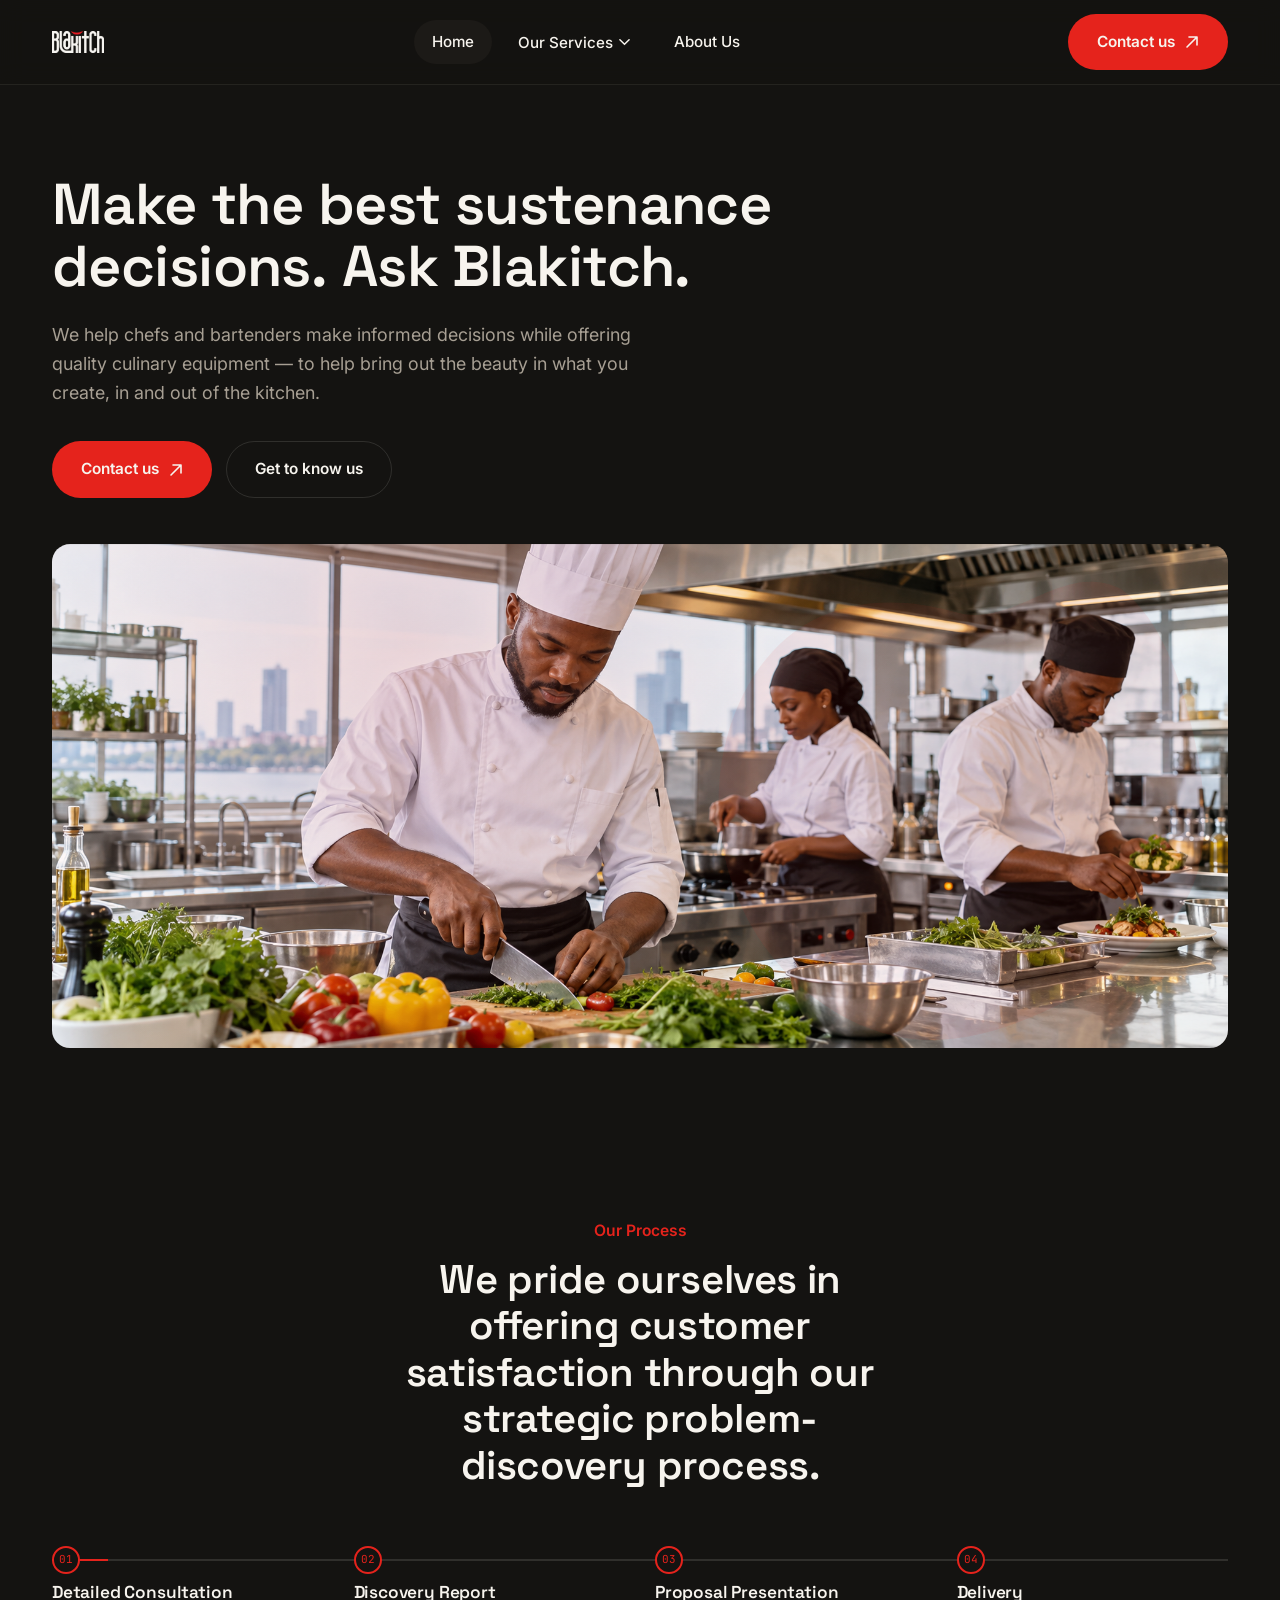
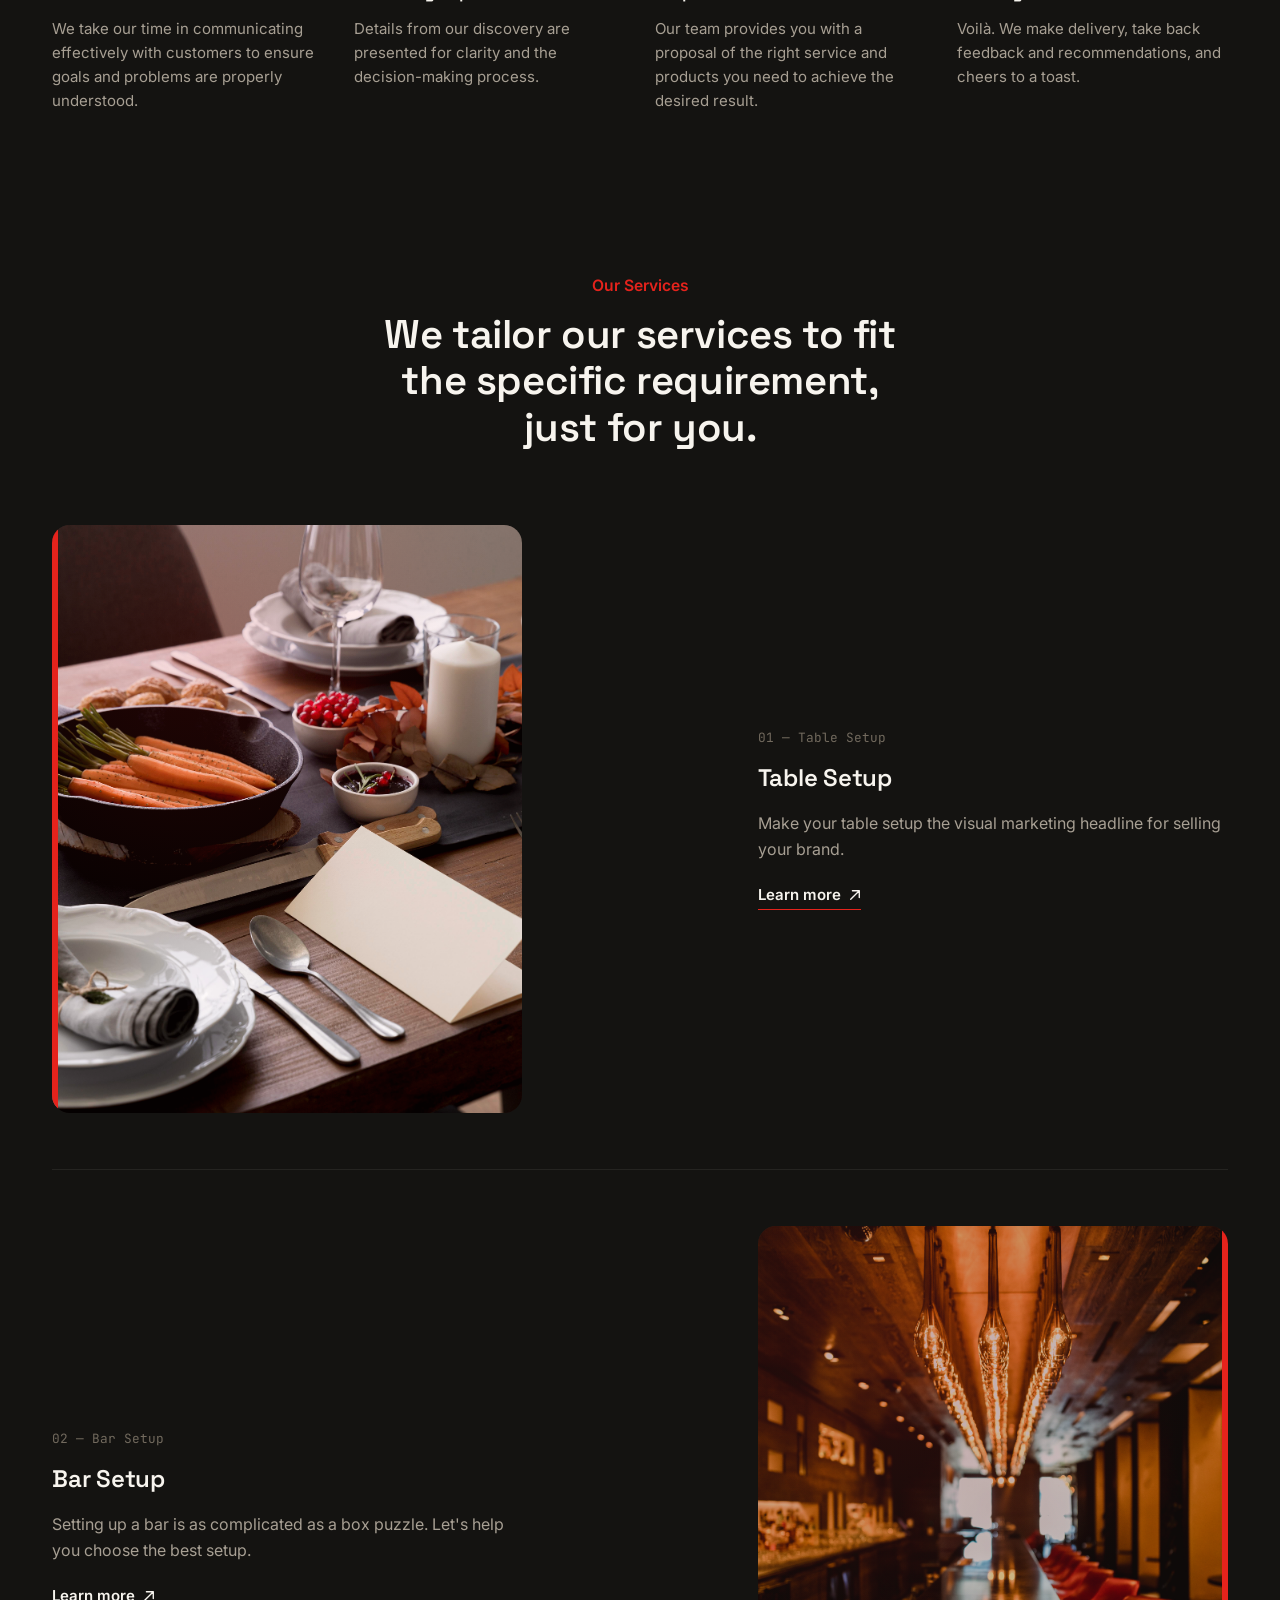
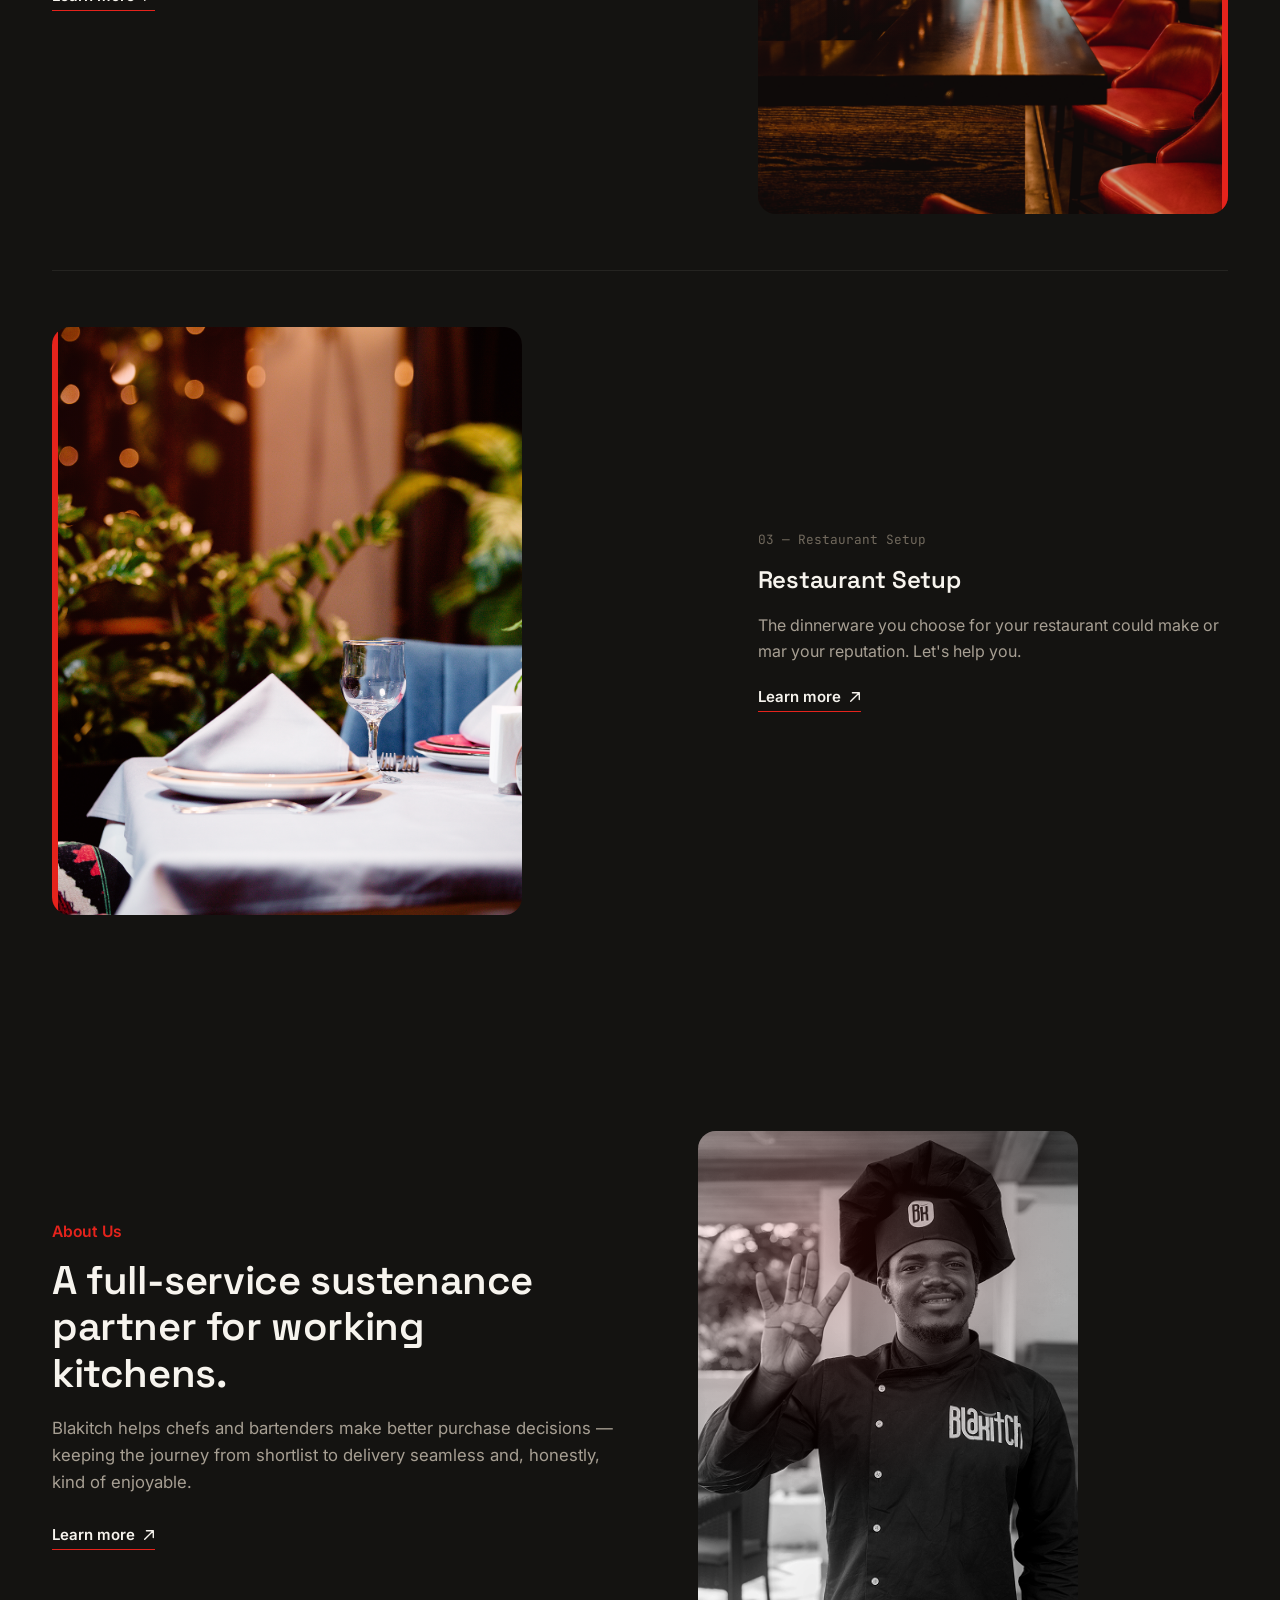
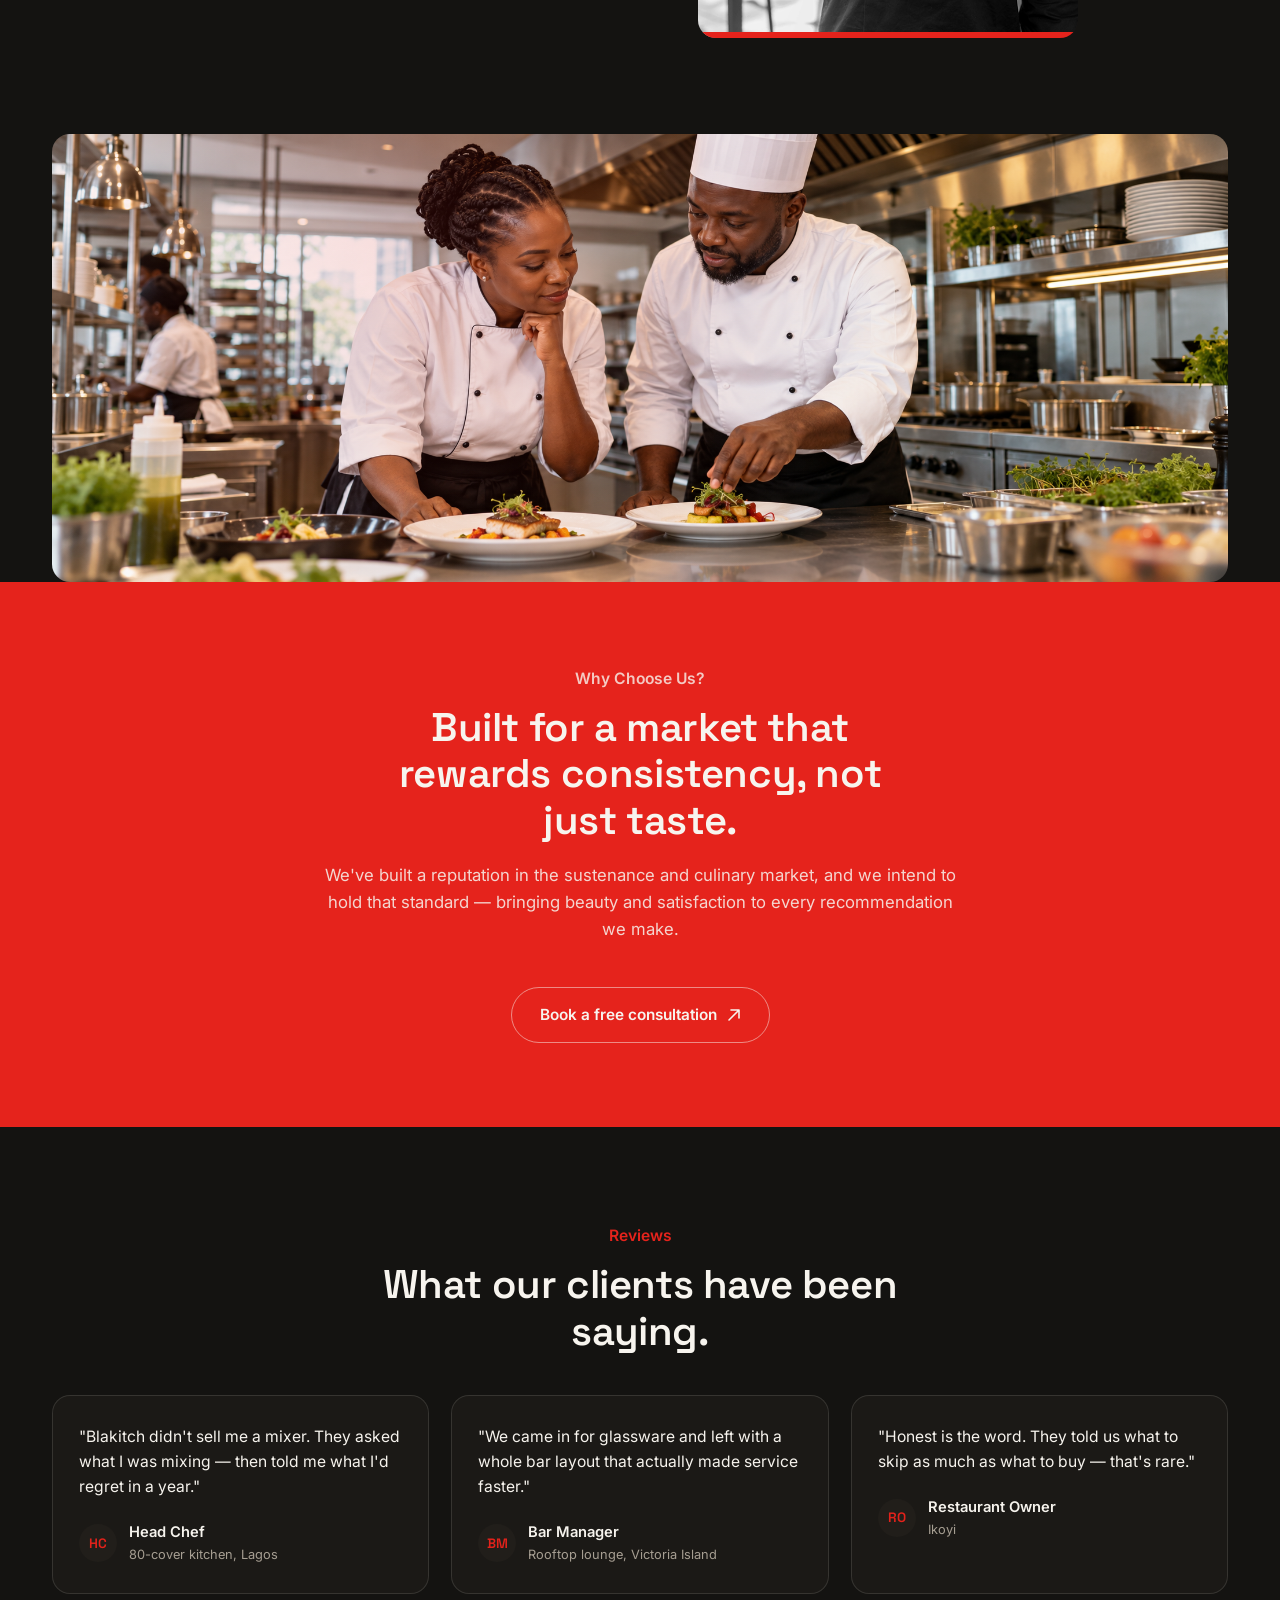
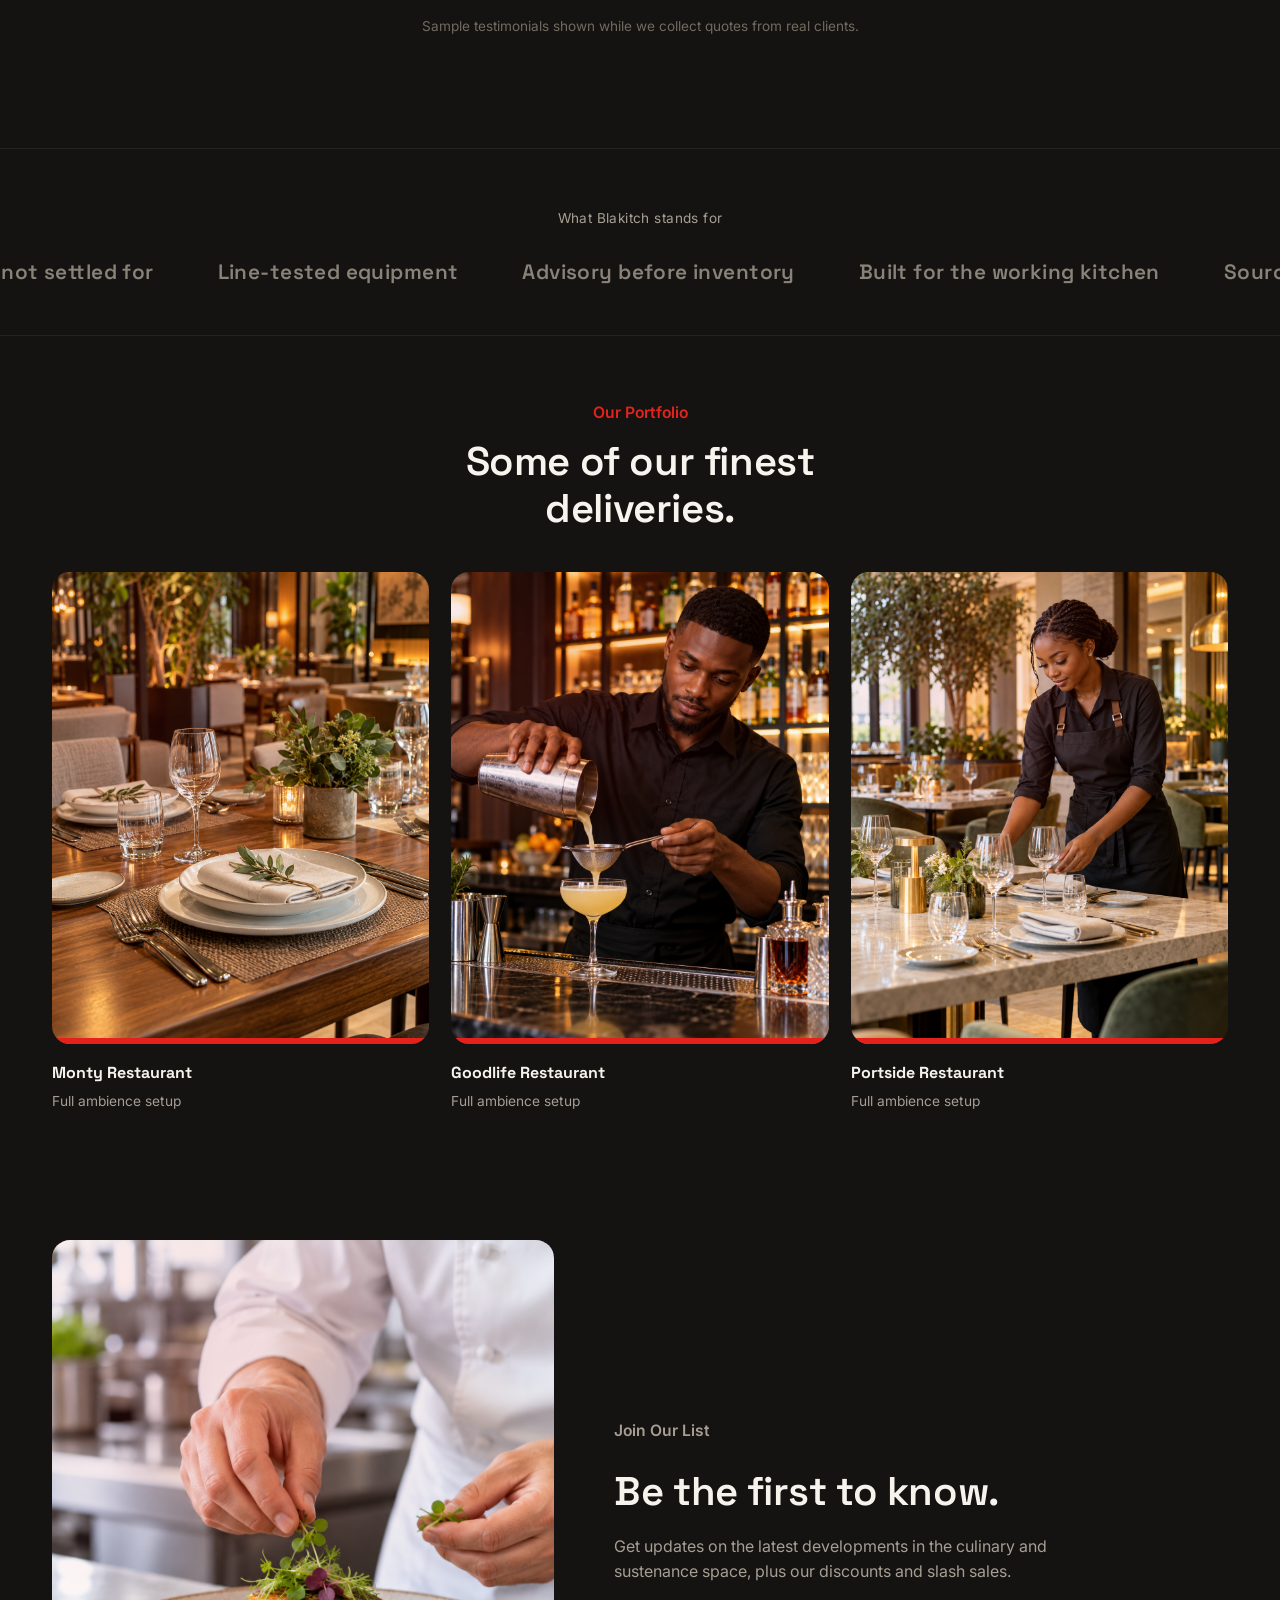
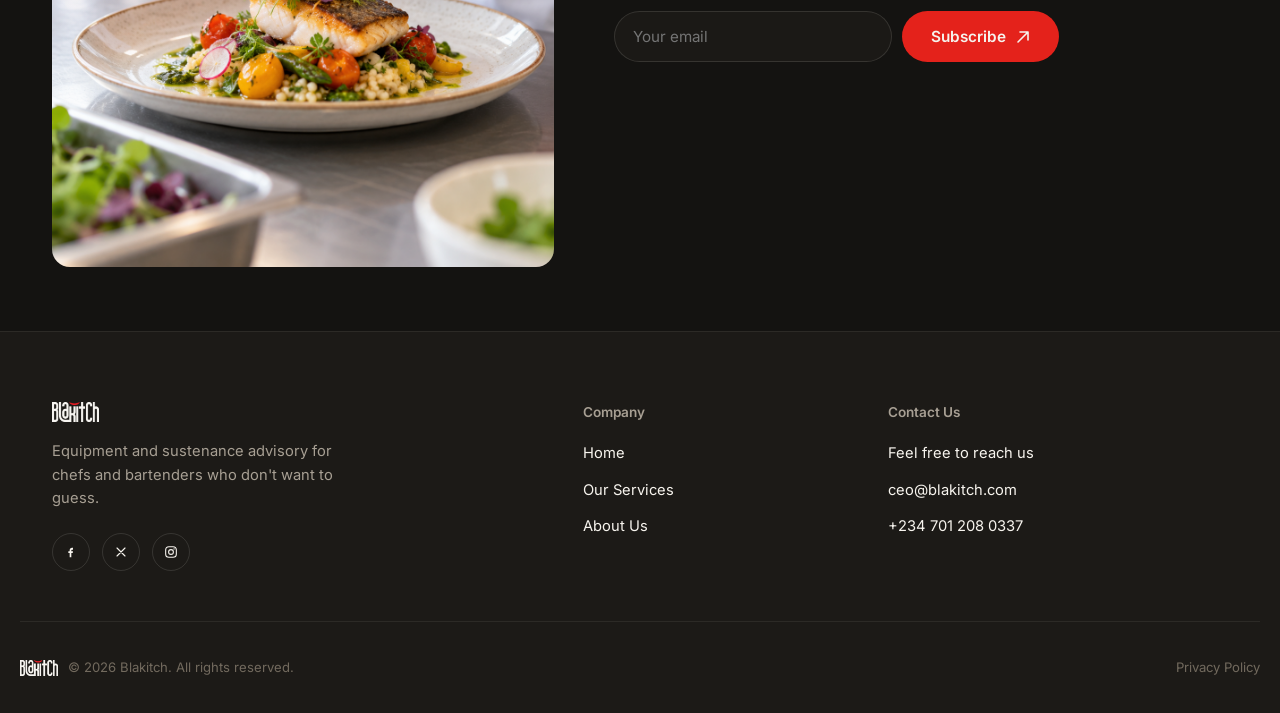
<file: index.html>
<!DOCTYPE html>
<html lang="en">
<head>
<meta charset="UTF-8">
<meta name="viewport" content="width=device-width, initial-scale=1.0">
<title>Blakitch — Make the Best Sustenance Decisions</title>
<meta name="description" content="Blakitch helps chefs and bartenders make informed culinary equipment and sustenance decisions — from the shopping dish to the last tool on the line.">
<link rel="icon" type="image/png" href="assets/blakitch-logo-transparent.png">
<link rel="preconnect" href="https://fonts.googleapis.com">
<link rel="preconnect" href="https://fonts.gstatic.com" crossorigin>
<link href="https://fonts.googleapis.com/css2?family=Space+Grotesk:wght@500;600;700&family=Inter:wght@400;500;600;700&family=JetBrains+Mono:wght@500&display=swap" rel="stylesheet">
<link rel="stylesheet" href="css/styles.css">
</head>
<body>

<!-- ============ HEADER ============ -->
<header class="site-header">
  <div class="wrap header-inner">
    <a href="index.html" class="brand">
      <img src="assets/blakitch-logo-white.png" alt="Blakitch" class="brand-mark">
    </a>

    <nav class="main-nav" aria-label="Primary">
      <a href="index.html" aria-current="page">Home</a>
      <div class="nav-item">
        <button class="dropdown-trigger" aria-expanded="false">
          Our Services
          <svg viewBox="0 0 12 8" fill="none"><path d="M1 1L6 6L11 1" stroke="currentColor" stroke-width="1.6" stroke-linecap="round"/></svg>
        </button>
        <div class="dropdown-panel">
          <a class="dropdown-link" href="services.html#table-setup">
            <span class="dd-icon"><svg viewBox="0 0 80 80"><path d="M24 12 C24 24 34 24 34 34 L34 60" fill="none" stroke="currentColor" stroke-width="5" stroke-linecap="round"/><path d="M46 12 C46 24 56 24 56 34 L56 60" fill="none" stroke="currentColor" stroke-width="5" stroke-linecap="round"/><rect x="24" y="60" width="32" height="10" rx="5" fill="currentColor"/></svg></span>
            <strong>Table Setup</strong>
            <span>The visual headline for your brand</span>
          </a>
          <a class="dropdown-link" href="services.html#bar-setup">
            <span class="dd-icon"><svg viewBox="0 0 80 80"><rect x="34" y="10" width="10" height="34" rx="5" fill="currentColor"/><path d="M39 40 C15 46 15 66 39 72" fill="none" stroke="currentColor" stroke-width="5" stroke-linecap="round"/><path d="M39 40 C63 46 63 66 39 72" fill="none" stroke="currentColor" stroke-width="5" stroke-linecap="round"/></svg></span>
            <strong>Bar Setup</strong>
            <span>Built for a bar that never stops</span>
          </a>
          <a class="dropdown-link" href="services.html#restaurant-setup">
            <span class="dd-icon"><svg viewBox="0 0 80 80"><circle cx="40" cy="46" r="26" fill="none" stroke="currentColor" stroke-width="5"/><rect x="62" y="38" width="16" height="10" rx="5" fill="currentColor"/></svg></span>
            <strong>Restaurant Setup</strong>
            <span>Dinnerware that matches your reputation</span>
          </a>
        </div>
      </div>
      <a href="about.html">About Us</a>
    </nav>

    <div class="header-actions">
      <a href="contact.html" class="btn btn-primary">
        Contact us
        <svg viewBox="0 0 14 14" fill="none"><path d="M2 12L12 2M12 2H4M12 2V10" stroke="currentColor" stroke-width="1.6" stroke-linecap="round" stroke-linejoin="round"/></svg>
      </a>
      <button class="nav-toggle" id="navToggle" aria-label="Open menu" aria-expanded="false">
        <span class="bar"></span><span class="bar"></span><span class="bar"></span>
      </button>
    </div>
  </div>

  <!-- Mobile full-page dropdown -->
</header>

  <div class="mobile-menu" id="mobileMenu">
    <ul class="mobile-menu-links">
      <li><a href="index.html">Home</a></li>
      <li class="mobile-accordion">
        <button class="mobile-accordion-trigger">
          Our Services
          <svg viewBox="0 0 12 8" fill="none"><path d="M1 1L6 6L11 1" stroke="currentColor" stroke-width="1.6" stroke-linecap="round"/></svg>
        </button>
        <div class="mobile-accordion-panel">
          <a href="services.html#table-setup">Table Setup</a>
          <a href="services.html#bar-setup">Bar Setup</a>
          <a href="services.html#restaurant-setup">Restaurant Setup</a>
        </div>
      </li>
      <li><a href="about.html">About Us</a></li>
      <li><a href="contact.html">Contact Us</a></li>
    </ul>
    <div class="mobile-menu-foot">
      <a href="contact.html" class="btn btn-primary btn-block">
        Contact us
        <svg viewBox="0 0 14 14" fill="none"><path d="M2 12L12 2M12 2H4M12 2V10" stroke="currentColor" stroke-width="1.6" stroke-linecap="round" stroke-linejoin="round"/></svg>
      </a>
      <div class="mobile-socials">
        <a href="#" aria-label="Facebook"><svg viewBox="0 0 24 24" fill="none"><path d="M15 8.5H13.5C12.9 8.5 12.5 8.9 12.5 9.5V11H15L14.6 13.5H12.5V20H10V13.5H8V11H10V9.2C10 7.1 11.4 5.5 13.5 5.5H15V8.5Z" fill="currentColor"/></svg></a>
        <a href="#" aria-label="Twitter"><svg viewBox="0 0 24 24" fill="none"><path d="M18 6L6 18M6 6L18 18" stroke="currentColor" stroke-width="1.7" stroke-linecap="round"/></svg></a>
        <a href="#" aria-label="Instagram"><svg viewBox="0 0 24 24" fill="none"><rect x="4" y="4" width="16" height="16" rx="5" stroke="currentColor" stroke-width="1.6"/><circle cx="12" cy="12" r="3.6" stroke="currentColor" stroke-width="1.6"/><circle cx="16.6" cy="7.4" r="1" fill="currentColor"/></svg></a>
      </div>
    </div>
  </div>

<main>

  <!-- ============ HERO ============ -->
  <section class="hero">
    <div class="wrap">
      <div class="hero-inner">
        <h1 class="hero-title" data-split>Make the best sustenance decisions. Ask Blakitch.</h1>
        <p class="hero-sub">We help chefs and bartenders make informed decisions while offering quality culinary equipment — to help bring out the beauty in what you create, in and out of the kitchen.</p>
        <div class="hero-actions">
          <a href="contact.html" class="btn btn-primary">
            Contact us
            <svg viewBox="0 0 14 14" fill="none"><path d="M2 12L12 2M12 2H4M12 2V10" stroke="currentColor" stroke-width="1.6" stroke-linecap="round" stroke-linejoin="round"/></svg>
          </a>
          <a href="about.html" class="btn btn-outline">Get to know us</a>
        </div>
      </div>
    </div>

    <div class="wrap" style="margin-top:56px;">
      <div class="photo reveal" style="aspect-ratio:21/9; position:relative;" data-parallax>
        <div class="hero-blob-wrap" style="right:-8%; top:-20%; width:60%; height:140%;">
          <svg viewBox="-100 -100 200 200"><path data-morph-blob fill="#E5231C" opacity="0.14"/></svg>
        </div>
        <img class="photo-image" src="assets/kitchen-showreel.png" alt="Chefs preparing dishes together in a bright commercial kitchen">
        <div class="photo-play" aria-hidden="true"><svg viewBox="0 0 24 24" fill="currentColor"><path d="M6 4L20 12L6 20V4Z"/></svg></div>
      </div>
    </div>
  </section>

  <!-- ============ OUR PROCESS ============ -->
  <section class="section" id="process">
    <div class="wrap">
      <p class="eyebrow center">Our Process</p>
      <h2 class="section-title center">We pride ourselves in offering customer satisfaction through our strategic problem-discovery process.</h2>

      <div class="process" style="margin-top:56px;">
        <div class="process-progress" data-progress></div>
        <div class="process-step reveal">
          <span class="process-num">01</span>
          <h3>Detailed Consultation</h3>
          <p>We take our time in communicating effectively with customers to ensure goals and problems are properly understood.</p>
        </div>
        <div class="process-step reveal">
          <span class="process-num">02</span>
          <h3>Discovery Report</h3>
          <p>Details from our discovery are presented for clarity and the decision-making process.</p>
        </div>
        <div class="process-step reveal">
          <span class="process-num">03</span>
          <h3>Proposal Presentation</h3>
          <p>Our team provides you with a proposal of the right service and products you need to achieve the desired result.</p>
        </div>
        <div class="process-step reveal">
          <span class="process-num">04</span>
          <h3>Delivery</h3>
          <p>Voilà. We make delivery, take back feedback and recommendations, and cheers to a toast.</p>
        </div>
      </div>
    </div>
  </section>

  <!-- ============ OUR SERVICES ============ -->
  <section class="section section-tight" id="services">
    <div class="wrap">
      <p class="eyebrow center">Our Services</p>
      <h2 class="section-title center">We tailor our services to fit the specific requirement, just for you.</h2>

      <div class="service-block reveal">
        <div class="photo photo--bar-left">
          <div class="photo-bar"></div>
        <img src="assets/table-with-food-thanksgiving-day 1.png" alt="Dinner table arranged with cookware, place settings and food">
        </div>
        <div class="service-copy">
          <p class="eyebrow-num">01 — Table Setup</p>
          <h3>Table Setup</h3>
          <p>Make your table setup the visual marketing headline for selling your brand.</p>
          <a href="services.html#table-setup" class="service-link">Learn more <svg viewBox="0 0 14 14" fill="none"><path d="M2 12L12 2M12 2H4M12 2V10" stroke="currentColor" stroke-width="1.6" stroke-linecap="round" stroke-linejoin="round"/></svg></a>
        </div>
      </div>

      <div class="service-block reveal">
        <div class="photo photo--bar-right">
          
          <div class="photo-bar"></div>
          <img src="assets/table-with-food-thanksgiving-day 2.png" alt="Warmly lit bar counter with red stools and pendant lights">
        </div>
        <div class="service-copy">
          <p class="eyebrow-num">02 — Bar Setup</p>
          <h3>Bar Setup</h3>
          <p>Setting up a bar is as complicated as a box puzzle. Let's help you choose the best setup.</p>
          <a href="services.html#bar-setup" class="service-link">Learn more <svg viewBox="0 0 14 14" fill="none"><path d="M2 12L12 2M12 2H4M12 2V10" stroke="currentColor" stroke-width="1.6" stroke-linecap="round" stroke-linejoin="round"/></svg></a>
        </div>
      </div>

      <div class="service-block reveal">
        <div class="photo photo--bar-left">
    
          <div class="photo-bar"></div>
          <img src="assets/half-empty-restaurant-table-with-plate-glass-cutlery 1.png" alt="Restaurant table dressed with white linen, glassware and greenery">
        </div>
        <div class="service-copy">
          <p class="eyebrow-num">03 — Restaurant Setup</p>
          <h3>Restaurant Setup</h3>
          <p>The dinnerware you choose for your restaurant could make or mar your reputation. Let's help you.</p>
          <a href="services.html#restaurant-setup" class="service-link">Learn more <svg viewBox="0 0 14 14" fill="none"><path d="M2 12L12 2M12 2H4M12 2V10" stroke="currentColor" stroke-width="1.6" stroke-linecap="round" stroke-linejoin="round"/></svg></a>
        </div>
      </div>
    </div>
  </section>

  <!-- ============ ABOUT TEASER ============ -->
  <section class="section">
    <div class="wrap">
      <div class="split-block reveal">
        <div>
          <p class="eyebrow">About Us</p>
          <h2 class="section-title">A full-service sustenance partner for working kitchens.</h2>
          <p class="section-lede" style="margin-bottom:26px;">Blakitch helps chefs and bartenders make better purchase decisions — keeping the journey from shortlist to delivery seamless and, honestly, kind of enjoyable.</p>
          <a href="about.html" class="service-link">Learn more <svg viewBox="0 0 14 14" fill="none"><path d="M2 12L12 2M12 2H4M12 2V10" stroke="currentColor" stroke-width="1.6" stroke-linecap="round" stroke-linejoin="round"/></svg></a>
        </div>

        <div class="photo photo--bar-bottom">
          <div class="photo-bar"></div>
          <img class="ceo" src="assets/Blakitch CEO.png" alt="Abdulhakeem Oganla, Founder and CEO of Blakitch">
        </div>
      </div>
    </div>
  </section>

  <!-- ============ WIDE BANNER ============ -->
  <section class="wrap">
    <div class="photo banner-photo reveal">
      <img class="photo-image" src="assets/kitchen-team-banner.png" alt="Two chefs reviewing plated dishes in a commercial kitchen">
    </div>
  </section>
  <!-- ============ WHY CHOOSE US ============ -->
  <section class="band-red">
    <div class="wrap">
      <p class="eyebrow center">Why Choose Us?</p>
      <h2 class="section-title center">Built for a market that rewards consistency, not just taste.</h2>
      <p class="section-lede center">We've built a reputation in the sustenance and culinary market, and we intend to hold that standard — bringing beauty and satisfaction to every recommendation we make.</p>
      <div class="hero-actions center">
        <a href="contact.html" class="btn btn-outline">
          Book a free consultation
          <svg viewBox="0 0 14 14" fill="none"><path d="M2 12L12 2M12 2H4M12 2V10" stroke="currentColor" stroke-width="1.6" stroke-linecap="round" stroke-linejoin="round"/></svg>
        </a>
      </div>
    </div>
  </section>
  <!-- ============ REVIEWS ============ -->
  <section class="section">
    <div class="wrap">
      <p class="eyebrow center">Reviews</p>
      <h2 class="section-title center">What our clients have been saying.</h2>
      <div class="reviews-grid" style="margin-top:40px;">
        <article class="review-card reveal">
          <p class="review-quote">"Blakitch didn't sell me a mixer. They asked what I was mixing — then told me what I'd regret in a year."</p>
          <div class="review-person">
            <span class="review-avatar">HC</span>
            <div><p class="review-name">Head Chef</p><p class="review-role">80-cover kitchen, Lagos</p></div>
          </div>
        </article>
        <article class="review-card reveal">
          <p class="review-quote">"We came in for glassware and left with a whole bar layout that actually made service faster."</p>
          <div class="review-person">
            <span class="review-avatar">BM</span>
            <div><p class="review-name">Bar Manager</p><p class="review-role">Rooftop lounge, Victoria Island</p></div>
          </div>
        </article>
        <article class="review-card reveal">
          <p class="review-quote">"Honest is the word. They told us what to skip as much as what to buy — that's rare."</p>
          <div class="review-person">
            <span class="review-avatar">RO</span>
            <div><p class="review-name">Restaurant Owner</p><p class="review-role">Ikoyi</p></div>
          </div>
        </article>
      </div>
      <p style="text-align:center; color: var(--muted-dim); font-size:0.85rem; margin-top:22px;">Sample testimonials shown while we collect quotes from real clients.</p>
    </div>

  </section>
  <!-- ============ MARQUEE STRIP ============ -->
  <div class="marquee-section">
    <p class="marquee-label">What Blakitch stands for</p>
    <div class="marquee-wrap">
      <div class="marquee-track" data-marquee data-speed="34">
        <span class="brand-chip">Sourced, not settled for</span>
        <span class="brand-chip">Line-tested equipment</span>
        <span class="brand-chip">Advisory before inventory</span>
        <span class="brand-chip">Built for the working kitchen</span>
        <span class="brand-chip">Sourced, not settled for</span>
        <span class="brand-chip">Line-tested equipment</span>
        <span class="brand-chip">Advisory before inventory</span>
        <span class="brand-chip">Built for the working kitchen</span>
      </div>
    </div>
  </div>

  <!-- ============ PORTFOLIO ============ -->
  <section class="section section-tight">
    <div class="wrap">
      <p class="eyebrow center">Our Portfolio</p>
      <h2 class="section-title center">Some of our finest deliveries.</h2>

      <div class="portfolio-grid" style="margin-top:40px;">
        <div class="portfolio-item reveal">
          <div class="photo photo--bar-bottom"><img class="photo-image" src="assets/portfolio-table-setup.png" alt="Restaurant table set with dinnerware, linen, glassware and greenery"><div class="photo-bar"></div></div>
          <h4>Monty Restaurant</h4>
          <p>Full ambience setup</p>
        </div>
        <div class="portfolio-item reveal">
          <div class="photo photo--bar-bottom"><img class="photo-image" src="assets/portfolio-bar-setup.png" alt="Bartender pouring a cocktail at a backlit bar"><div class="photo-bar"></div></div>
          <h4>Goodlife Restaurant</h4>
          <p>Full ambience setup</p>
        </div>
        <div class="portfolio-item reveal">
          <div class="photo photo--bar-bottom"><img class="photo-image" src="assets/portfolio-restaurant-setup.png" alt="Restaurant professional arranging a finished dining table"><div class="photo-bar"></div></div>
          <h4>Portside Restaurant</h4>
          <p>Full ambience setup</p>
        </div>
      </div>
    </div>
  </section>

  <!-- ============ JOIN OUR LIST ============ -->
  <section class="section section-tight">
    <div class="wrap">
      <div class="joinlist reveal">
        <div class="photo">
          <img class="photo-image" src="assets/newsletter-chef-plating.png" alt="Chef finishing a plated dish with fresh herbs">
        </div>
        <div class="joinlist-copy">
          <p class="eyebrow">Join Our List</p>
          <h2 class="section-title">Be the first to know.</h2>
          <p>Get updates on the latest developments in the culinary and sustenance space, plus our discounts and slash sales.</p>
          <form class="joinlist-form">
            <input type="email" required placeholder="Your email">
            <button type="submit" class="btn btn-primary">
              Subscribe
              <svg viewBox="0 0 14 14" fill="none"><path d="M2 12L12 2M12 2H4M12 2V10" stroke="currentColor" stroke-width="1.6" stroke-linecap="round" stroke-linejoin="round"/></svg>
            </button>
          </form>
          <p class="form-note"></p>
        </div>
      </div>
    </div>
  </section>

</main>

<!-- ============ FOOTER ============ -->
<footer class="site-footer">
  <div class="wrap footer-grid">
    <div>
      <img src="assets/blakitch-logo-white.png" alt="Blakitch" class="footer-brand-mark">
      <p class="footer-tagline">Equipment and sustenance advisory for chefs and bartenders who don't want to guess.</p>
      <div class="footer-socials">
        <a href="https://web.facebook.com/profile.php?id=100051636503921" aria-label="Facebook"><svg viewBox="0 0 24 24" fill="none"><path d="M15 8.5H13.5C12.9 8.5 12.5 8.9 12.5 9.5V11H15L14.6 13.5H12.5V20H10V13.5H8V11H10V9.2C10 7.1 11.4 5.5 13.5 5.5H15V8.5Z" fill="currentColor"/></svg></a>
        <a href="#" aria-label="Twitter"><svg viewBox="0 0 24 24" fill="none"><path d="M18 6L6 18M6 6L18 18" stroke="currentColor" stroke-width="1.7" stroke-linecap="round"/></svg></a>
        <a href="https://www.instagram.com/blakitch/" aria-label="Instagram"><svg viewBox="0 0 24 24" fill="none"><rect x="4" y="4" width="16" height="16" rx="5" stroke="currentColor" stroke-width="1.6"/><circle cx="12" cy="12" r="3.6" stroke="currentColor" stroke-width="1.6"/><circle cx="16.6" cy="7.4" r="1" fill="currentColor"/></svg></a>
      </div>
    </div>
    <div class="footer-col">
      <h4>Company</h4>
      <ul>
        <li><a href="index.html">Home</a></li>
        <li><a href="services.html">Our Services</a></li>
        <li><a href="about.html">About Us</a></li>
      </ul>
    </div>
    <div class="footer-col">
      <h4>Contact Us</h4>
      <ul>
        <li><a href="contact.html">Feel free to reach us</a></li>
        <li><a href="mailto:ceo@blakitch.com">ceo@blakitch.com</a></li>
        <li><a href="tel:+2347012080337">+234 701 208 0337</a></li>
      </ul>
    </div>
  </div>
  <div class="wrap footer-bottom">
    <div class="footer-bottom-mark">
      <img src="assets/blakitch-logo-white.png" alt="">
      <p class="footer-copy">&copy; <span data-year></span> Blakitch. All rights reserved.</p>
    </div>
    <div class="footer-legal">
      <a href="#">Privacy Policy</a>
    </div>
  </div>
</footer>

<script src="assets/vendor/gsap/gsap.min.js"></script>
<script src="assets/vendor/gsap/ScrollTrigger.min.js"></script>
<script src="js/main.js"></script>
<script src="js/animations.js"></script>
</body>
</html>
</file>
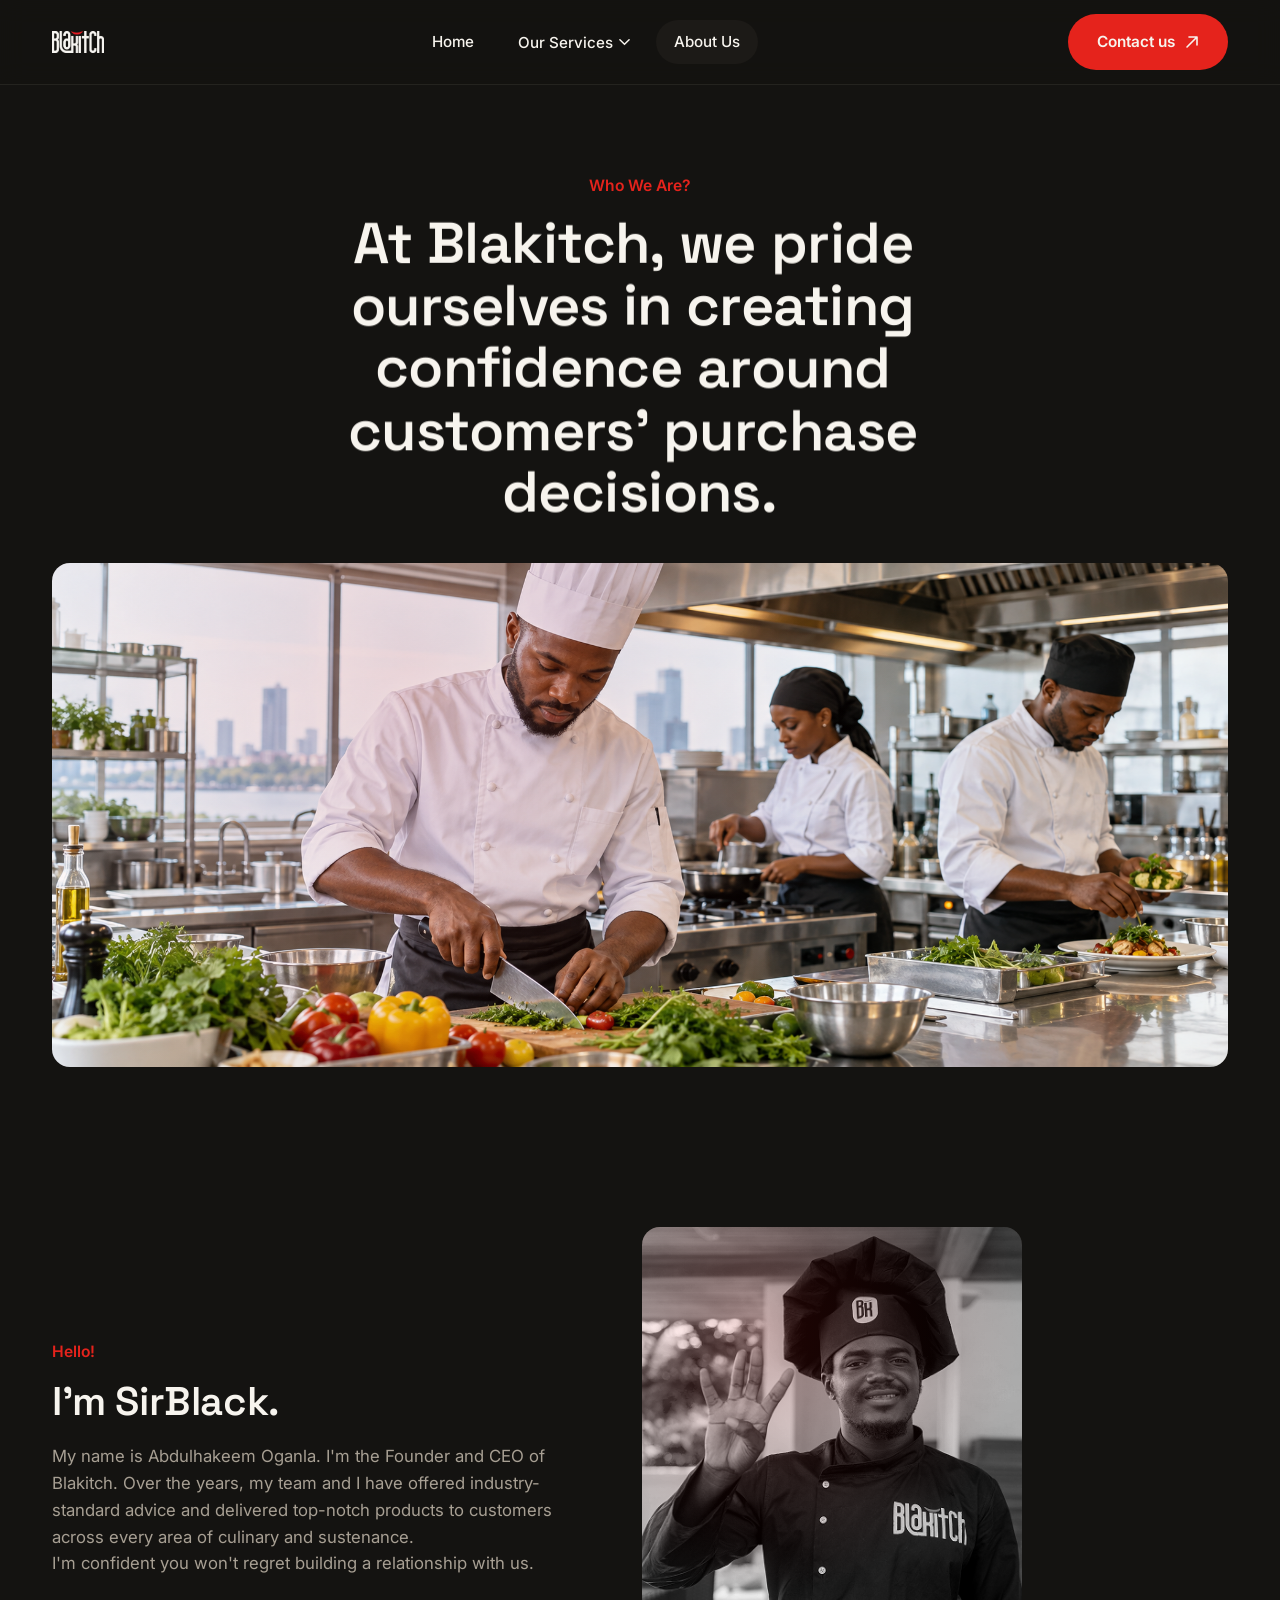
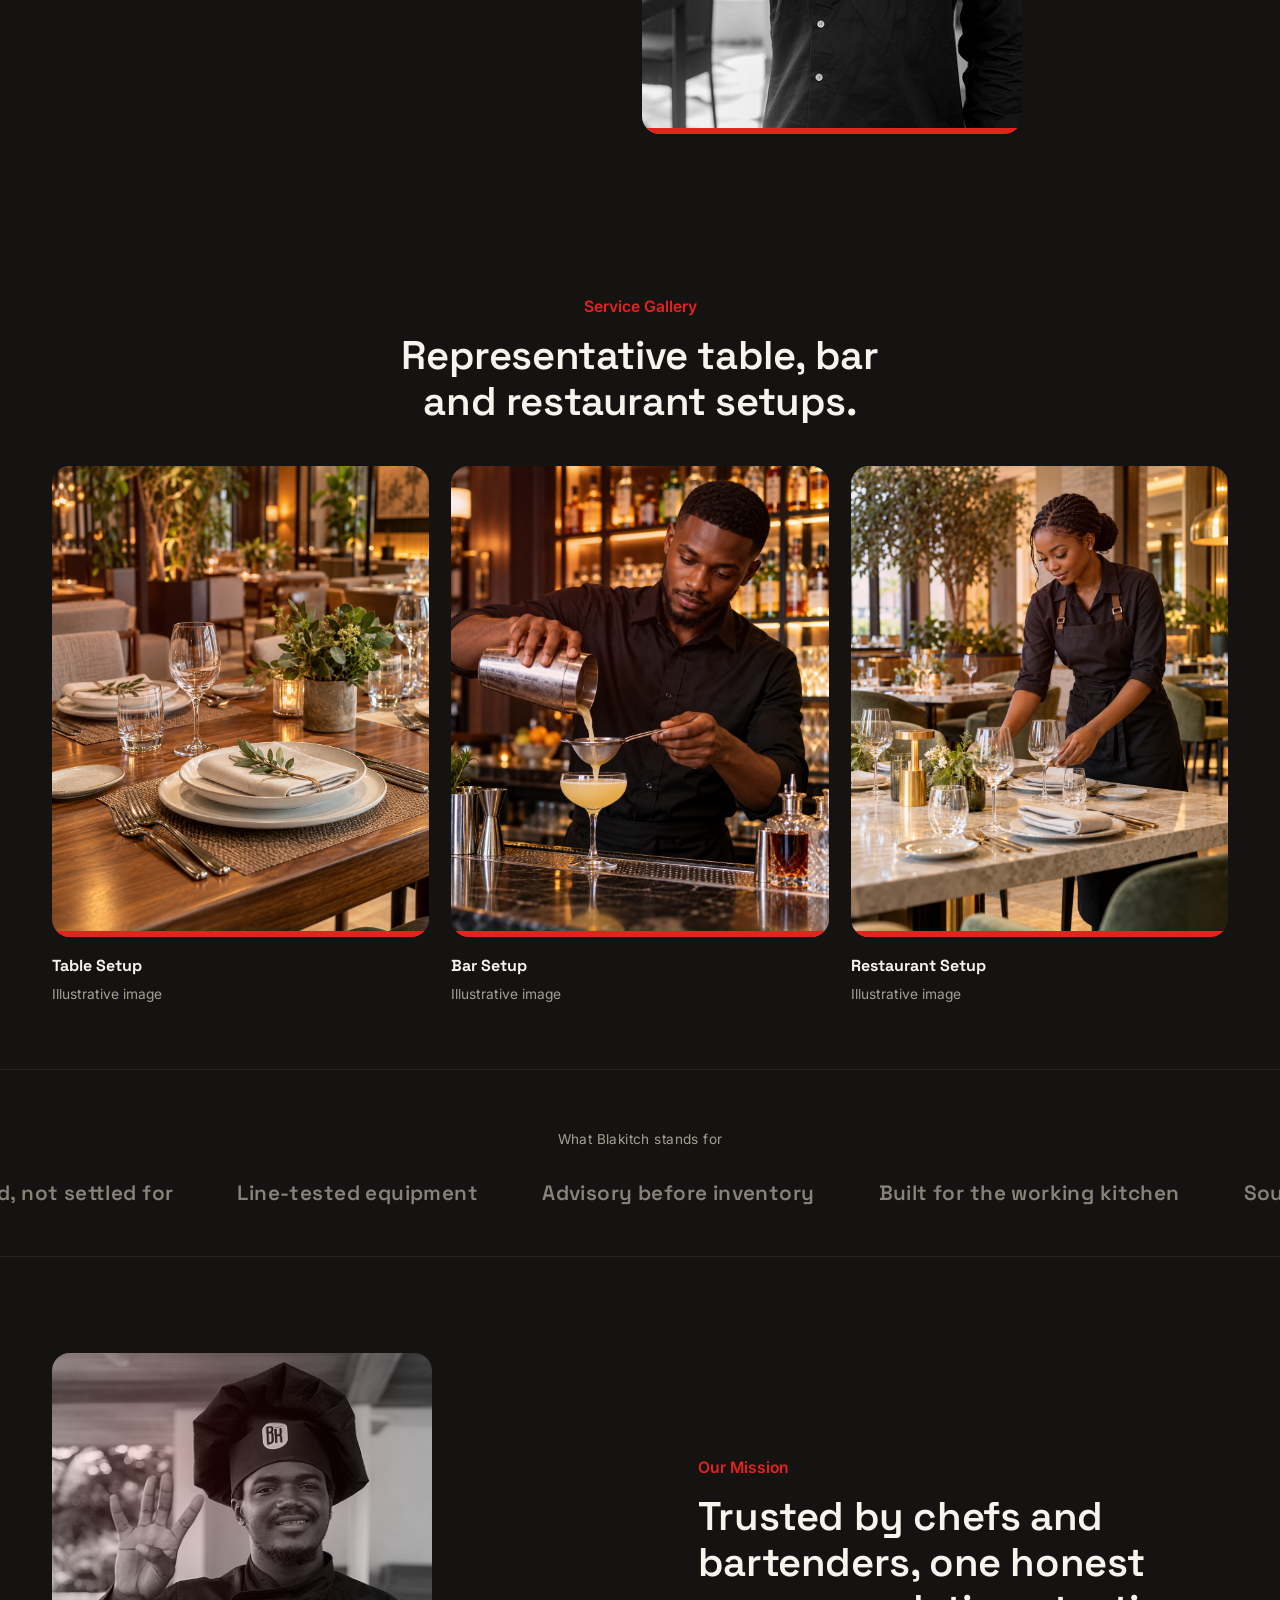
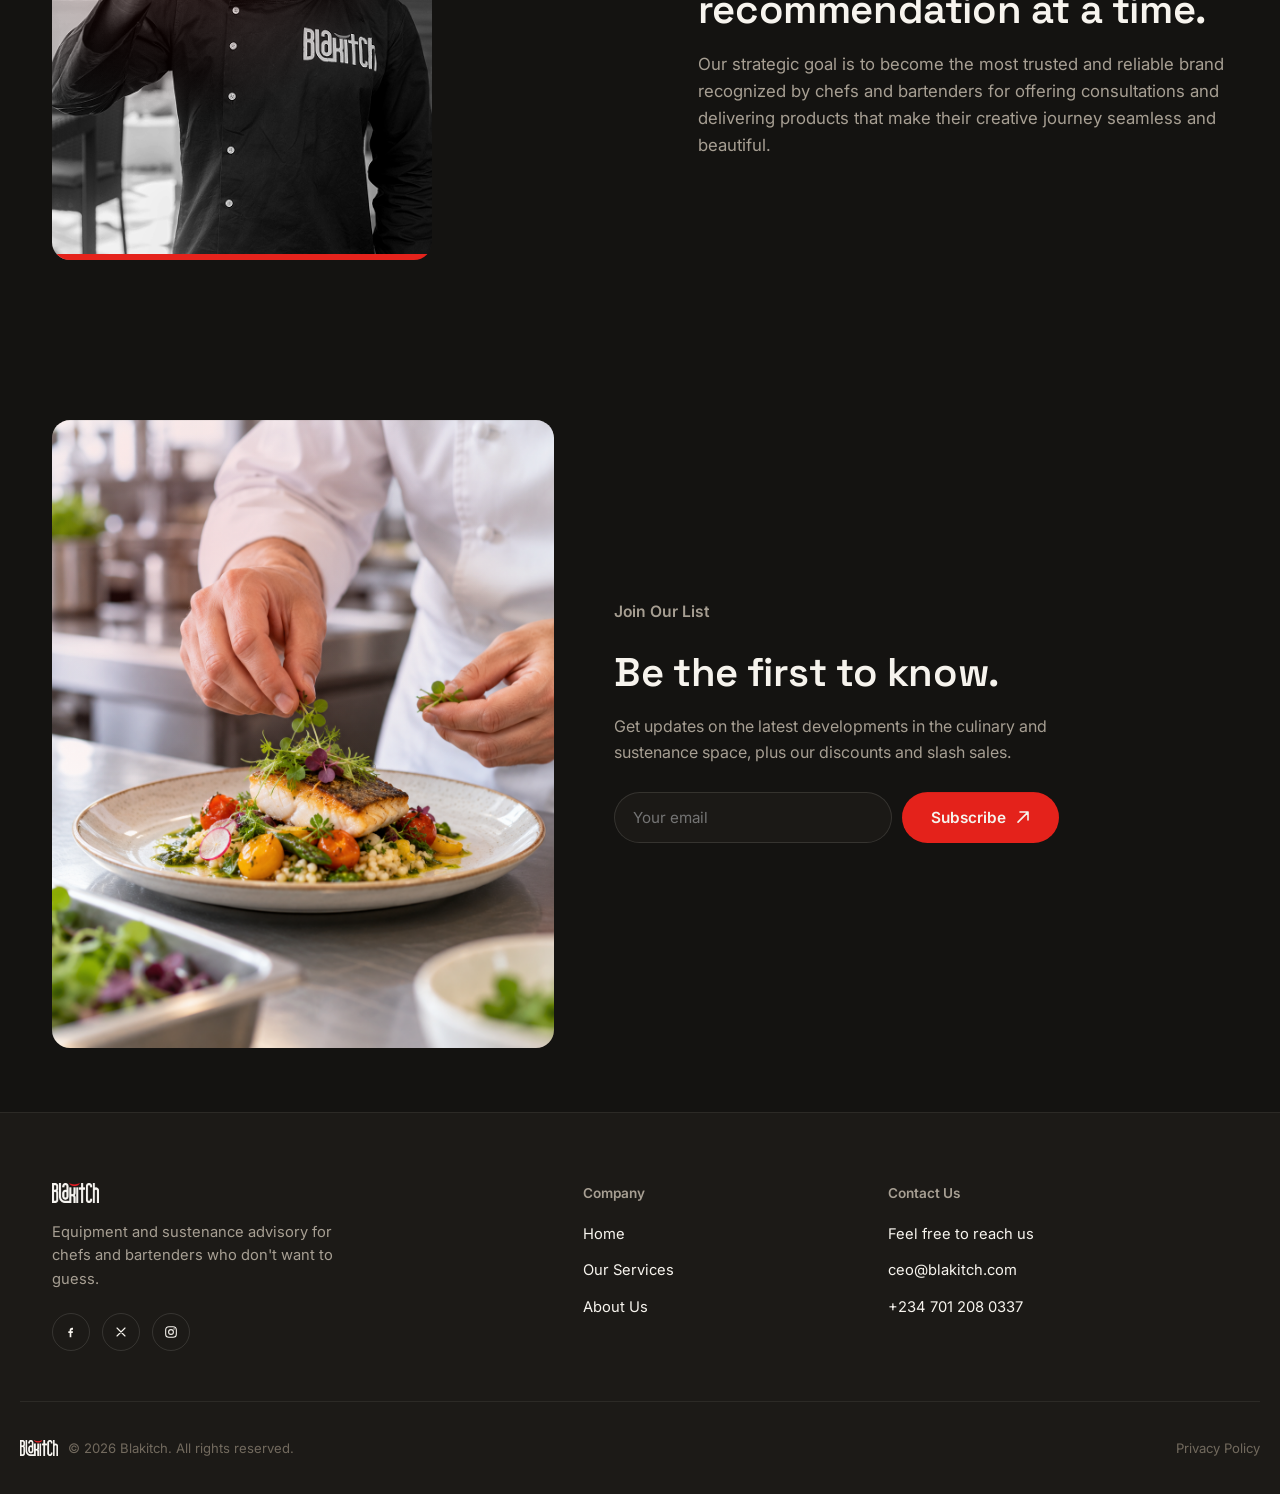
<file: about.html>
<!DOCTYPE html>
<html lang="en">
<head>
<meta charset="UTF-8">
<meta name="viewport" content="width=device-width, initial-scale=1.0">
<title>About Us — Blakitch</title>
<meta name="description" content="At Blakitch, we pride ourselves in creating confidence around customers' purchase decisions. Meet the team behind the brand.">
<link rel="icon" type="image/png" href="assets/blakitch-logo-transparent.png">
<link rel="preconnect" href="https://fonts.googleapis.com">
<link rel="preconnect" href="https://fonts.gstatic.com" crossorigin>
<link href="https://fonts.googleapis.com/css2?family=Space+Grotesk:wght@500;600;700&family=Inter:wght@400;500;600;700&family=JetBrains+Mono:wght@500&display=swap" rel="stylesheet">
<link rel="stylesheet" href="css/styles.css">
</head>
<body>

<!-- ============ HEADER ============ -->
<header class="site-header">
  <div class="wrap header-inner">
    <a href="index.html" class="brand">
      <img src="assets/blakitch-logo-white.png" alt="Blakitch" class="brand-mark">
    </a>

    <nav class="main-nav" aria-label="Primary">
      <a href="index.html">Home</a>
      <div class="nav-item">
        <button class="dropdown-trigger" aria-expanded="false">
          Our Services
          <svg viewBox="0 0 12 8" fill="none"><path d="M1 1L6 6L11 1" stroke="currentColor" stroke-width="1.6" stroke-linecap="round"/></svg>
        </button>
        <div class="dropdown-panel">
          <a class="dropdown-link" href="services.html#table-setup">
            <span class="dd-icon"><svg viewBox="0 0 80 80"><path d="M24 12 C24 24 34 24 34 34 L34 60" fill="none" stroke="currentColor" stroke-width="5" stroke-linecap="round"/><path d="M46 12 C46 24 56 24 56 34 L56 60" fill="none" stroke="currentColor" stroke-width="5" stroke-linecap="round"/><rect x="24" y="60" width="32" height="10" rx="5" fill="currentColor"/></svg></span>
            <strong>Table Setup</strong>
            <span>The visual headline for your brand</span>
          </a>
          <a class="dropdown-link" href="services.html#bar-setup">
            <span class="dd-icon"><svg viewBox="0 0 80 80"><rect x="34" y="10" width="10" height="34" rx="5" fill="currentColor"/><path d="M39 40 C15 46 15 66 39 72" fill="none" stroke="currentColor" stroke-width="5" stroke-linecap="round"/><path d="M39 40 C63 46 63 66 39 72" fill="none" stroke="currentColor" stroke-width="5" stroke-linecap="round"/></svg></span>
            <strong>Bar Setup</strong>
            <span>Built for a bar that never stops</span>
          </a>
          <a class="dropdown-link" href="services.html#restaurant-setup">
            <span class="dd-icon"><svg viewBox="0 0 80 80"><circle cx="40" cy="46" r="26" fill="none" stroke="currentColor" stroke-width="5"/><rect x="62" y="38" width="16" height="10" rx="5" fill="currentColor"/></svg></span>
            <strong>Restaurant Setup</strong>
            <span>Dinnerware that matches your reputation</span>
          </a>
        </div>
      </div>
      <a href="about.html" aria-current="page">About Us</a>
    </nav>

    <div class="header-actions">
      <a href="contact.html" class="btn btn-primary">
        Contact us
        <svg viewBox="0 0 14 14" fill="none"><path d="M2 12L12 2M12 2H4M12 2V10" stroke="currentColor" stroke-width="1.6" stroke-linecap="round" stroke-linejoin="round"/></svg>
      </a>
      <button class="nav-toggle" id="navToggle" aria-label="Open menu" aria-expanded="false">
        <span class="bar"></span><span class="bar"></span><span class="bar"></span>
      </button>
    </div>
  </div>
</header>

  <div class="mobile-menu" id="mobileMenu">
    <ul class="mobile-menu-links">
      <li><a href="index.html">Home</a></li>
      <li class="mobile-accordion">
        <button class="mobile-accordion-trigger">
          Our Services
          <svg viewBox="0 0 12 8" fill="none"><path d="M1 1L6 6L11 1" stroke="currentColor" stroke-width="1.6" stroke-linecap="round"/></svg>
        </button>
        <div class="mobile-accordion-panel">
          <a href="services.html#table-setup">Table Setup</a>
          <a href="services.html#bar-setup">Bar Setup</a>
          <a href="services.html#restaurant-setup">Restaurant Setup</a>
        </div>
      </li>
      <li><a href="about.html">About Us</a></li>
      <li><a href="contact.html">Contact Us</a></li>
    </ul>
    <div class="mobile-menu-foot">
      <a href="contact.html" class="btn btn-primary btn-block">
        Contact us
        <svg viewBox="0 0 14 14" fill="none"><path d="M2 12L12 2M12 2H4M12 2V10" stroke="currentColor" stroke-width="1.6" stroke-linecap="round" stroke-linejoin="round"/></svg>
      </a>
      <div class="mobile-socials">
        <a href="#" aria-label="Facebook"><svg viewBox="0 0 24 24" fill="none"><path d="M15 8.5H13.5C12.9 8.5 12.5 8.9 12.5 9.5V11H15L14.6 13.5H12.5V20H10V13.5H8V11H10V9.2C10 7.1 11.4 5.5 13.5 5.5H15V8.5Z" fill="currentColor"/></svg></a>
        <a href="#" aria-label="Twitter"><svg viewBox="0 0 24 24" fill="none"><path d="M18 6L6 18M6 6L18 18" stroke="currentColor" stroke-width="1.7" stroke-linecap="round"/></svg></a>
        <a href="#" aria-label="Instagram"><svg viewBox="0 0 24 24" fill="none"><rect x="4" y="4" width="16" height="16" rx="5" stroke="currentColor" stroke-width="1.6"/><circle cx="12" cy="12" r="3.6" stroke="currentColor" stroke-width="1.6"/><circle cx="16.6" cy="7.4" r="1" fill="currentColor"/></svg></a>
      </div>
    </div>
  </div>

<main>

  <!-- ============ HERO ============ -->
  <section class="hero">
    <div class="wrap">
      <div class="hero-inner center">
        <p class="eyebrow center">Who We Are?</p>
        <h1 class="hero-title center" data-split>At Blakitch, we pride ourselves in creating confidence around customers' purchase decisions.</h1>
      </div>
    </div>

    <div class="wrap" style="margin-top:40px;">
      <div class="photo reveal" style="aspect-ratio:21/9;">
        <img class="photo-image" src="assets/kitchen-showreel.png" alt="Chefs preparing dishes together in a bright commercial kitchen">
        <div class="photo-play" aria-hidden="true"><svg viewBox="0 0 24 24" fill="currentColor"><path d="M6 4L20 12L6 20V4Z"/></svg></div>
      </div>
    </div>
  </section>

  <!-- ============ FOUNDER BIO ============ -->
  <section class="section">
    <div class="wrap">
      <div class="split-block reverse reveal">
        <div>
          <p class="eyebrow">Hello!</p>
          <h2 class="section-title">I'm SirBlack.</h2>
          <p class="section-lede" style="margin-bottom:0;">My name is Abdulhakeem Oganla. I'm the Founder and CEO of Blakitch. Over the years, my team and I have offered industry-standard advice and delivered top-notch products to customers across every area of culinary and sustenance.</p>
          <p class="section-lede">I'm confident you won't regret building a relationship with us.</p>
        </div>
        <div class="photo photo--bar-bottom">
          <img class="photo-image" src="assets/Blakitch CEO.png" alt="Abdulhakeem Oganla, Founder and CEO of Blakitch">
          <div class="photo-bar"></div>
        </div>
      </div>
    </div>
  </section>

  <!-- ============ PORTFOLIO ============ -->
  <section class="section section-tight">
    <div class="wrap">
      <p class="eyebrow center">Service Gallery</p>
      <h2 class="section-title center">Representative table, bar and restaurant setups.</h2>

      <div class="portfolio-grid" style="margin-top:40px;">
        <div class="portfolio-item reveal">
          <div class="photo photo--bar-bottom"><img class="photo-image" src="assets/portfolio-table-setup.png" alt="Restaurant table set with dinnerware, linen, glassware and greenery"><div class="photo-bar"></div></div>
          <h4>Table Setup</h4>
          <p>Illustrative image</p>
        </div>
        <div class="portfolio-item reveal">
          <div class="photo photo--bar-bottom"><img class="photo-image" src="assets/portfolio-bar-setup.png" alt="Bartender pouring a cocktail at a backlit bar"><div class="photo-bar"></div></div>
          <h4>Bar Setup</h4>
          <p>Illustrative image</p>
        </div>
        <div class="portfolio-item reveal">
          <div class="photo photo--bar-bottom"><img class="photo-image" src="assets/portfolio-restaurant-setup.png" alt="Restaurant professional arranging a finished dining table"><div class="photo-bar"></div></div>
          <h4>Restaurant Setup</h4>
          <p>Illustrative image</p>
        </div>
      </div>
    </div>
  </section>

  <!-- ============ MARQUEE STRIP ============ -->
  <div class="marquee-section">
    <p class="marquee-label">What Blakitch stands for</p>
    <div class="marquee-wrap">
      <div class="marquee-track" data-marquee data-speed="34">
        <span class="brand-chip">Sourced, not settled for</span>
        <span class="brand-chip">Line-tested equipment</span>
        <span class="brand-chip">Advisory before inventory</span>
        <span class="brand-chip">Built for the working kitchen</span>
        <span class="brand-chip">Sourced, not settled for</span>
        <span class="brand-chip">Line-tested equipment</span>
        <span class="brand-chip">Advisory before inventory</span>
        <span class="brand-chip">Built for the working kitchen</span>
      </div>
    </div>
  </div>

  <!-- ============ OUR MISSION ============ -->
  <section class="section">
    <div class="wrap">
      <div class="split-block reveal">
        <div class="photo photo--bar-bottom">
          <img class="photo-image" src="assets/Blakitch CEO.png" alt="Abdulhakeem Oganla, Founder and CEO of Blakitch">
          <div class="photo-bar"></div>
        </div>
        <div>
          <p class="eyebrow">Our Mission</p>
          <h2 class="section-title">Trusted by chefs and bartenders, one honest recommendation at a time.</h2>
          <p class="section-lede" style="margin-bottom:0;">Our strategic goal is to become the most trusted and reliable brand recognized by chefs and bartenders for offering consultations and delivering products that make their creative journey seamless and beautiful.</p>
        </div>
      </div>
    </div>
  </section>

  <!-- ============ JOIN OUR LIST ============ -->
  <section class="section section-tight">
    <div class="wrap">
      <div class="joinlist reveal">
        <div class="photo">
          <img class="photo-image" src="assets/newsletter-chef-plating.png" alt="Chef finishing a plated dish with fresh herbs">
        </div>
        <div class="joinlist-copy">
          <p class="eyebrow">Join Our List</p>
          <h2 class="section-title">Be the first to know.</h2>
          <p>Get updates on the latest developments in the culinary and sustenance space, plus our discounts and slash sales.</p>
          <form class="joinlist-form">
            <input type="email" required placeholder="Your email">
            <button type="submit" class="btn btn-primary">
              Subscribe
              <svg viewBox="0 0 14 14" fill="none"><path d="M2 12L12 2M12 2H4M12 2V10" stroke="currentColor" stroke-width="1.6" stroke-linecap="round" stroke-linejoin="round"/></svg>
            </button>
          </form>
          <p class="form-note"></p>
        </div>
      </div>
    </div>
  </section>

</main>

<!-- ============ FOOTER ============ -->
<footer class="site-footer">
  <div class="wrap footer-grid">
    <div>
      <img src="assets/blakitch-logo-white.png" alt="Blakitch" class="footer-brand-mark">
      <p class="footer-tagline">Equipment and sustenance advisory for chefs and bartenders who don't want to guess.</p>
      <div class="footer-socials">
        <a href="https://web.facebook.com/profile.php?id=100051636503921" aria-label="Facebook"><svg viewBox="0 0 24 24" fill="none"><path d="M15 8.5H13.5C12.9 8.5 12.5 8.9 12.5 9.5V11H15L14.6 13.5H12.5V20H10V13.5H8V11H10V9.2C10 7.1 11.4 5.5 13.5 5.5H15V8.5Z" fill="currentColor"/></svg></a>
        <a href="#" aria-label="Twitter"><svg viewBox="0 0 24 24" fill="none"><path d="M18 6L6 18M6 6L18 18" stroke="currentColor" stroke-width="1.7" stroke-linecap="round"/></svg></a>
        <a href="https://www.instagram.com/blakitch/" aria-label="Instagram"><svg viewBox="0 0 24 24" fill="none"><rect x="4" y="4" width="16" height="16" rx="5" stroke="currentColor" stroke-width="1.6"/><circle cx="12" cy="12" r="3.6" stroke="currentColor" stroke-width="1.6"/><circle cx="16.6" cy="7.4" r="1" fill="currentColor"/></svg></a>
      </div>
    </div>
    <div class="footer-col">
      <h4>Company</h4>
      <ul>
        <li><a href="index.html">Home</a></li>
        <li><a href="services.html">Our Services</a></li>
        <li><a href="about.html" aria-current="page">About Us</a></li>
      </ul>
    </div>
    <div class="footer-col">
      <h4>Contact Us</h4>
      <ul>
        <li><a href="contact.html">Feel free to reach us</a></li>
        <li><a href="mailto:ceo@blakitch.com">ceo@blakitch.com</a></li>
        <li><a href="tel:+2347012080337">+234 701 208 0337</a></li>
      </ul>
    </div>
  </div>
  <div class="wrap footer-bottom">
    <div class="footer-bottom-mark">
      <img src="assets/blakitch-logo-white.png" alt="">
      <p class="footer-copy">&copy; <span data-year></span> Blakitch. All rights reserved.</p>
    </div>
    <div class="footer-legal">
      <a href="#">Privacy Policy</a>
    </div>
  </div>
</footer>

<script src="assets/vendor/gsap/gsap.min.js"></script>
<script src="assets/vendor/gsap/ScrollTrigger.min.js"></script>
<script src="js/main.js"></script>
<script src="js/animations.js"></script>
</body>
</html>
</file>
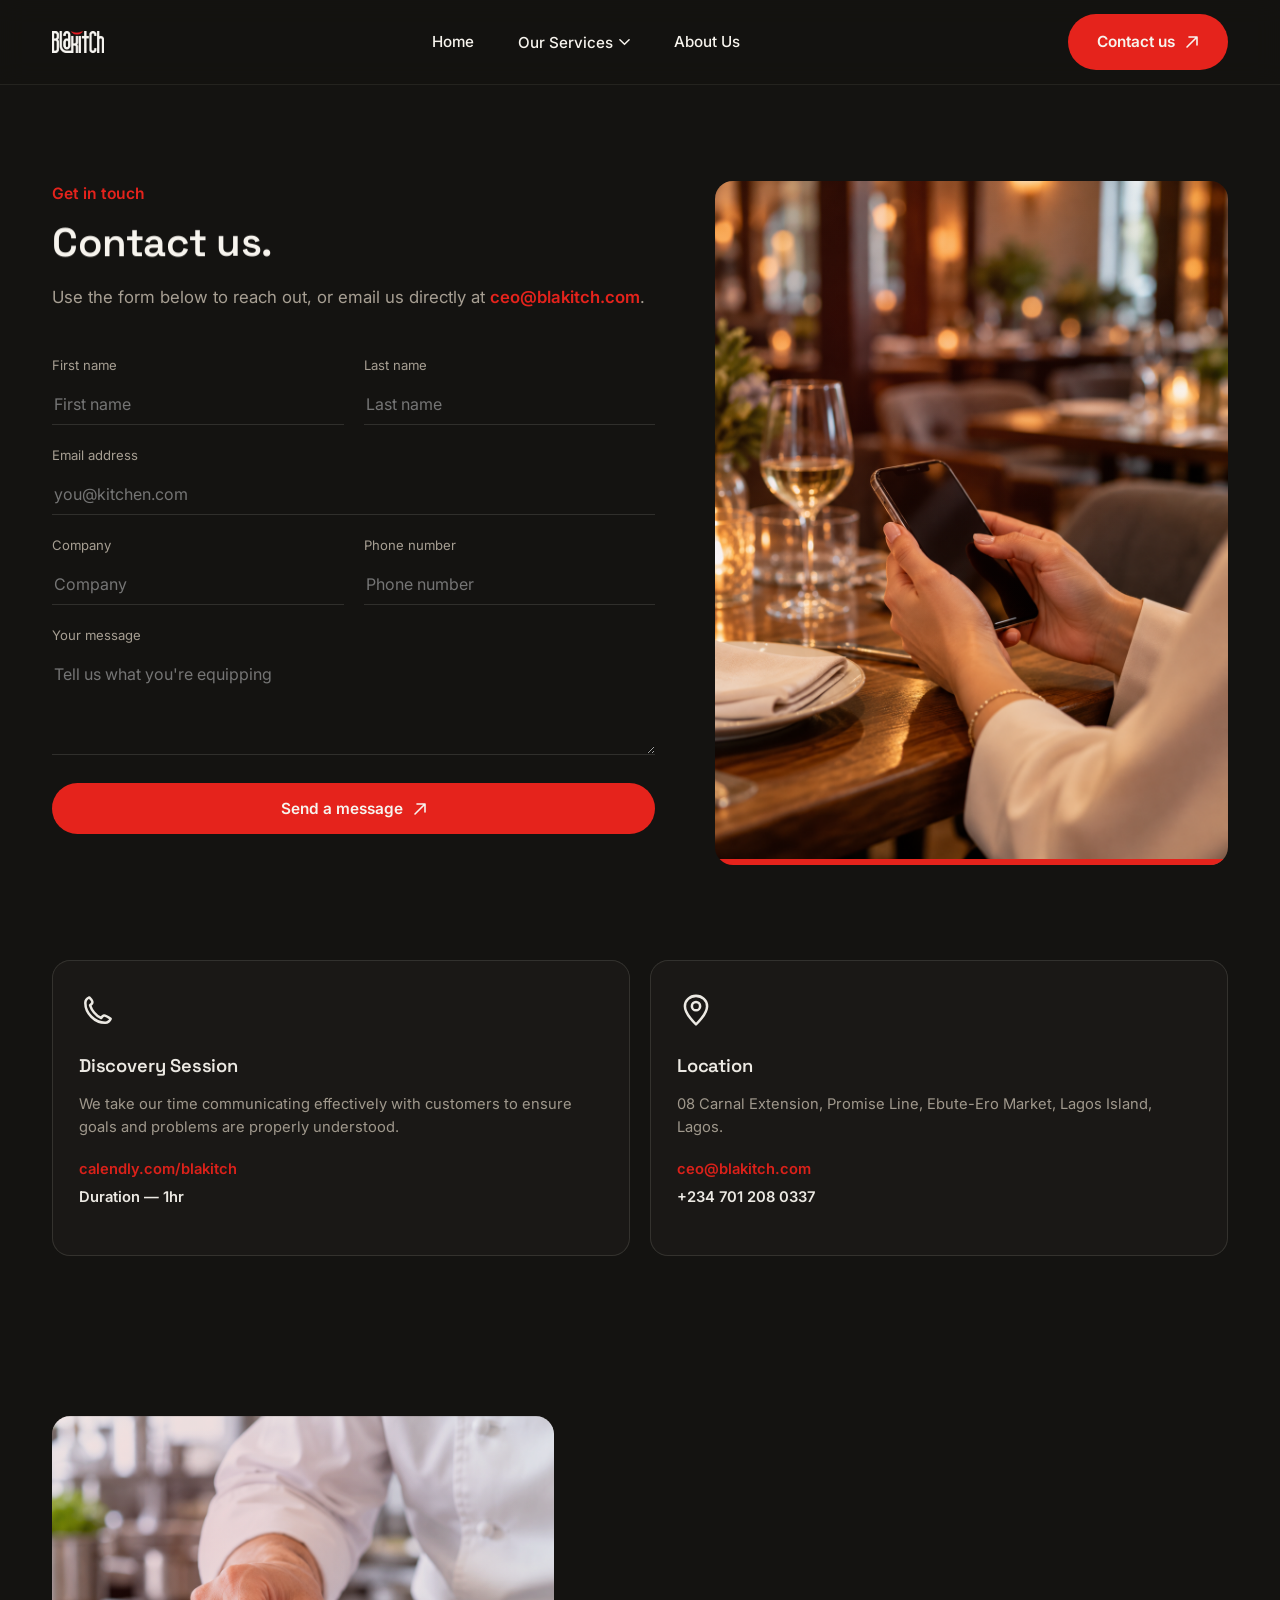
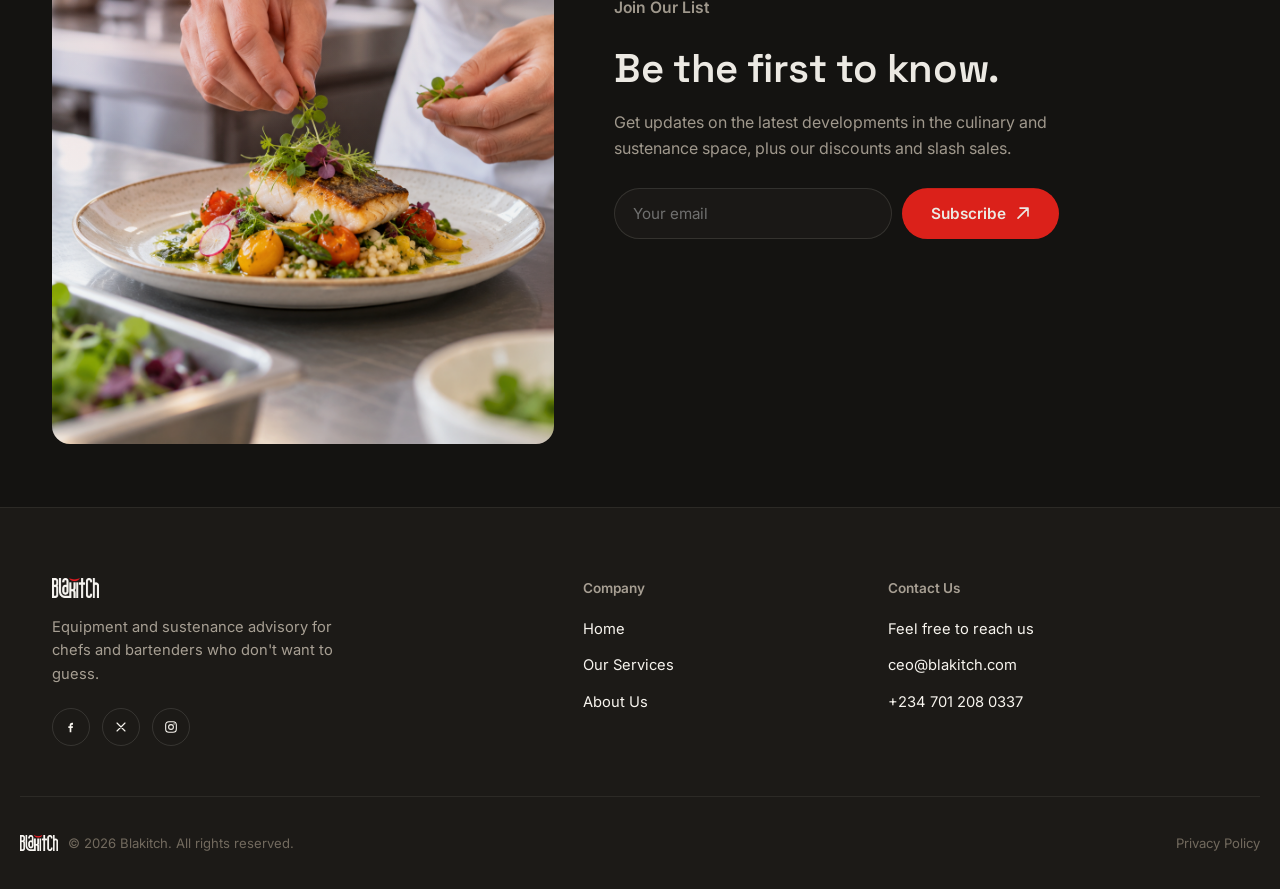
<file: contact.html>
<!DOCTYPE html>
<html lang="en">
<head>
<meta charset="UTF-8">
<meta name="viewport" content="width=device-width, initial-scale=1.0">
<title>Contact Us — Blakitch</title>
<meta name="description" content="Reach out to Blakitch — send a message, book a discovery session, or find our Lagos Island location.">
<link rel="icon" type="image/png" href="assets/blakitch-logo-transparent.png">
<link rel="preconnect" href="https://fonts.googleapis.com">
<link rel="preconnect" href="https://fonts.gstatic.com" crossorigin>
<link href="https://fonts.googleapis.com/css2?family=Space+Grotesk:wght@500;600;700&family=Inter:wght@400;500;600;700&family=JetBrains+Mono:wght@500&display=swap" rel="stylesheet">
<link rel="stylesheet" href="css/styles.css">
</head>
<body>

<!-- ============ HEADER ============ -->
<header class="site-header">
  <div class="wrap header-inner">
    <a href="index.html" class="brand">
      <img src="assets/blakitch-logo-white.png" alt="Blakitch" class="brand-mark">
    </a>

    <nav class="main-nav" aria-label="Primary">
      <a href="index.html">Home</a>
      <div class="nav-item">
        <button class="dropdown-trigger" aria-expanded="false">
          Our Services
          <svg viewBox="0 0 12 8" fill="none"><path d="M1 1L6 6L11 1" stroke="currentColor" stroke-width="1.6" stroke-linecap="round"/></svg>
        </button>
        <div class="dropdown-panel">
          <a class="dropdown-link" href="services.html#table-setup">
            <span class="dd-icon"><svg viewBox="0 0 80 80"><path d="M24 12 C24 24 34 24 34 34 L34 60" fill="none" stroke="currentColor" stroke-width="5" stroke-linecap="round"/><path d="M46 12 C46 24 56 24 56 34 L56 60" fill="none" stroke="currentColor" stroke-width="5" stroke-linecap="round"/><rect x="24" y="60" width="32" height="10" rx="5" fill="currentColor"/></svg></span>
            <strong>Table Setup</strong>
            <span>The visual headline for your brand</span>
          </a>
          <a class="dropdown-link" href="services.html#bar-setup">
            <span class="dd-icon"><svg viewBox="0 0 80 80"><rect x="34" y="10" width="10" height="34" rx="5" fill="currentColor"/><path d="M39 40 C15 46 15 66 39 72" fill="none" stroke="currentColor" stroke-width="5" stroke-linecap="round"/><path d="M39 40 C63 46 63 66 39 72" fill="none" stroke="currentColor" stroke-width="5" stroke-linecap="round"/></svg></span>
            <strong>Bar Setup</strong>
            <span>Built for a bar that never stops</span>
          </a>
          <a class="dropdown-link" href="services.html#restaurant-setup">
            <span class="dd-icon"><svg viewBox="0 0 80 80"><circle cx="40" cy="46" r="26" fill="none" stroke="currentColor" stroke-width="5"/><rect x="62" y="38" width="16" height="10" rx="5" fill="currentColor"/></svg></span>
            <strong>Restaurant Setup</strong>
            <span>Dinnerware that matches your reputation</span>
          </a>
        </div>
      </div>
      <a href="about.html">About Us</a>
    </nav>

    <div class="header-actions">
      <a href="contact.html" class="btn btn-primary">
        Contact us
        <svg viewBox="0 0 14 14" fill="none"><path d="M2 12L12 2M12 2H4M12 2V10" stroke="currentColor" stroke-width="1.6" stroke-linecap="round" stroke-linejoin="round"/></svg>
      </a>
      <button class="nav-toggle" id="navToggle" aria-label="Open menu" aria-expanded="false">
        <span class="bar"></span><span class="bar"></span><span class="bar"></span>
      </button>
    </div>
  </div>
</header>

  <div class="mobile-menu" id="mobileMenu">
    <ul class="mobile-menu-links">
      <li><a href="index.html">Home</a></li>
      <li class="mobile-accordion">
        <button class="mobile-accordion-trigger">
          Our Services
          <svg viewBox="0 0 12 8" fill="none"><path d="M1 1L6 6L11 1" stroke="currentColor" stroke-width="1.6" stroke-linecap="round"/></svg>
        </button>
        <div class="mobile-accordion-panel">
          <a href="services.html#table-setup">Table Setup</a>
          <a href="services.html#bar-setup">Bar Setup</a>
          <a href="services.html#restaurant-setup">Restaurant Setup</a>
        </div>
      </li>
      <li><a href="about.html">About Us</a></li>
      <li><a href="contact.html">Contact Us</a></li>
    </ul>
    <div class="mobile-menu-foot">
      <a href="contact.html" class="btn btn-primary btn-block">
        Contact us
        <svg viewBox="0 0 14 14" fill="none"><path d="M2 12L12 2M12 2H4M12 2V10" stroke="currentColor" stroke-width="1.6" stroke-linecap="round" stroke-linejoin="round"/></svg>
      </a>
      <div class="mobile-socials">
        <a href="#" aria-label="Facebook"><svg viewBox="0 0 24 24" fill="none"><path d="M15 8.5H13.5C12.9 8.5 12.5 8.9 12.5 9.5V11H15L14.6 13.5H12.5V20H10V13.5H8V11H10V9.2C10 7.1 11.4 5.5 13.5 5.5H15V8.5Z" fill="currentColor"/></svg></a>
        <a href="#" aria-label="Twitter"><svg viewBox="0 0 24 24" fill="none"><path d="M18 6L6 18M6 6L18 18" stroke="currentColor" stroke-width="1.7" stroke-linecap="round"/></svg></a>
        <a href="#" aria-label="Instagram"><svg viewBox="0 0 24 24" fill="none"><rect x="4" y="4" width="16" height="16" rx="5" stroke="currentColor" stroke-width="1.6"/><circle cx="12" cy="12" r="3.6" stroke="currentColor" stroke-width="1.6"/><circle cx="16.6" cy="7.4" r="1" fill="currentColor"/></svg></a>
      </div>
    </div>
  </div>

<main>

  <!-- ============ CONTACT ============ -->
  <section class="section">
    <div class="wrap">
      <div class="contact-grid">
        <div>
          <p class="eyebrow">Get in touch</p>
          <h1 class="section-title" style="max-width:14ch;" data-split>Contact us.</h1>
          <p class="section-lede">Use the form below to reach out, or email us directly at <a href="mailto:ceo@blakitch.com" style="color:var(--red); font-weight:600;">ceo@blakitch.com</a>.</p>

          <form class="contact-form" id="contactForm">
            <div class="form-row-pair">
              <div class="form-field">
                <label for="firstName">First name</label>
                <input type="text" id="firstName" name="firstName" required placeholder="First name">
              </div>
              <div class="form-field">
                <label for="lastName">Last name</label>
                <input type="text" id="lastName" name="lastName" required placeholder="Last name">
              </div>
            </div>
            <div class="form-field">
              <label for="email">Email address</label>
              <input type="email" id="email" name="email" required placeholder="you@kitchen.com">
            </div>
            <div class="form-row-pair">
              <div class="form-field">
                <label for="company">Company</label>
                <input type="text" id="company" name="company" placeholder="Company">
              </div>
              <div class="form-field">
                <label for="phone">Phone number</label>
                <input type="tel" id="phone" name="phone" placeholder="Phone number">
              </div>
            </div>
            <div class="form-field">
              <label for="message">Your message</label>
              <textarea id="message" name="message" rows="4" placeholder="Tell us what you're equipping"></textarea>
            </div>
            <button type="submit" class="btn btn-primary btn-block" style="justify-content:center; margin-top:8px;">
              Send a message
              <svg viewBox="0 0 14 14" fill="none"><path d="M2 12L12 2M12 2H4M12 2V10" stroke="currentColor" stroke-width="1.6" stroke-linecap="round" stroke-linejoin="round"/></svg>
            </button>
            <p class="form-note" id="contactNote" role="status"></p>
          </form>
        </div>

        <div class="photo contact-photo photo--bar-bottom reveal">
          <img class="photo-image" src="assets/contact-hospitality.png" alt="Hands holding a phone at a softly lit restaurant table">
          <div class="photo-bar"></div>
        </div>
      </div>

      <div class="info-cards">
        <div class="info-card reveal">
          <div class="info-card-icon"><svg viewBox="0 0 24 24" fill="none"><path d="M6.5 4C6.5 4 4 5 4 7.5C4 14 10 20 16.5 20C19 20 20 17.5 20 17.5C20 17.5 16.5 15 15.5 15.5C14.7 15.9 14 17 14 17C12.3 16.3 10.7 15 9.5 13.5C8.5 12.3 7.6 10.8 7 9C7 9 8 8.2 8.4 7.4C8.9 6.4 6.5 4 6.5 4Z" stroke="currentColor" stroke-width="1.6" stroke-linejoin="round"/></svg></div>
          <h3>Discovery Session</h3>
          <p>We take our time communicating effectively with customers to ensure goals and problems are properly understood.</p>
          <a href="https://calendly.com/blakitch" target="_blank" rel="noopener">calendly.com/blakitch</a>
          <p class="info-meta">Duration — 1hr</p>
        </div>
        <div class="info-card reveal">
          <div class="info-card-icon"><svg viewBox="0 0 24 24" fill="none"><path d="M12 21C12 21 19 14.6 19 9.5C19 5.9 15.9 3 12 3C8.1 3 5 5.9 5 9.5C5 14.6 12 21 12 21Z" stroke="currentColor" stroke-width="1.6" stroke-linejoin="round"/><circle cx="12" cy="9.5" r="2.6" stroke="currentColor" stroke-width="1.6"/></svg></div>
          <h3>Location</h3>
          <p>08 Carnal Extension, Promise Line, Ebute-Ero Market, Lagos Island, Lagos.</p>
          <a href="mailto:ceo@blakitch.com">ceo@blakitch.com</a>
          <p class="info-meta">+234 701 208 0337</p>
        </div>
      </div>
    </div>
  </section>

  <!-- ============ JOIN OUR LIST ============ -->
  <section class="section section-tight">
    <div class="wrap">
      <div class="joinlist reveal">
        <div class="photo">
          <img class="photo-image" src="assets/newsletter-chef-plating.png" alt="Chef finishing a plated dish with fresh herbs">
        </div>
        <div class="joinlist-copy">
          <p class="eyebrow">Join Our List</p>
          <h2 class="section-title">Be the first to know.</h2>
          <p>Get updates on the latest developments in the culinary and sustenance space, plus our discounts and slash sales.</p>
          <form class="joinlist-form">
            <input type="email" required placeholder="Your email">
            <button type="submit" class="btn btn-primary">
              Subscribe
              <svg viewBox="0 0 14 14" fill="none"><path d="M2 12L12 2M12 2H4M12 2V10" stroke="currentColor" stroke-width="1.6" stroke-linecap="round" stroke-linejoin="round"/></svg>
            </button>
          </form>
          <p class="form-note"></p>
        </div>
      </div>
    </div>
  </section>

</main>

<!-- ============ FOOTER ============ -->
<footer class="site-footer">
  <div class="wrap footer-grid">
    <div>
      <img src="assets/blakitch-logo-white.png" alt="Blakitch" class="footer-brand-mark">
      <p class="footer-tagline">Equipment and sustenance advisory for chefs and bartenders who don't want to guess.</p>
      <div class="footer-socials">
        <a href="https://web.facebook.com/profile.php?id=100051636503921" aria-label="Facebook"><svg viewBox="0 0 24 24" fill="none"><path d="M15 8.5H13.5C12.9 8.5 12.5 8.9 12.5 9.5V11H15L14.6 13.5H12.5V20H10V13.5H8V11H10V9.2C10 7.1 11.4 5.5 13.5 5.5H15V8.5Z" fill="currentColor"/></svg></a>
        <a href="#" aria-label="Twitter"><svg viewBox="0 0 24 24" fill="none"><path d="M18 6L6 18M6 6L18 18" stroke="currentColor" stroke-width="1.7" stroke-linecap="round"/></svg></a>
        <a href="https://www.instagram.com/blakitch/" aria-label="Instagram"><svg viewBox="0 0 24 24" fill="none"><rect x="4" y="4" width="16" height="16" rx="5" stroke="currentColor" stroke-width="1.6"/><circle cx="12" cy="12" r="3.6" stroke="currentColor" stroke-width="1.6"/><circle cx="16.6" cy="7.4" r="1" fill="currentColor"/></svg></a>
      </div>
    </div>
    <div class="footer-col">
      <h4>Company</h4>
      <ul>
        <li><a href="index.html">Home</a></li>
        <li><a href="services.html">Our Services</a></li>
        <li><a href="about.html">About Us</a></li>
      </ul>
    </div>
    <div class="footer-col">
      <h4>Contact Us</h4>
      <ul>
        <li><a href="contact.html" aria-current="page">Feel free to reach us</a></li>
        <li><a href="mailto:ceo@blakitch.com">ceo@blakitch.com</a></li>
        <li><a href="tel:+2347012080337">+234 701 208 0337</a></li>
      </ul>
    </div>
  </div>
  <div class="wrap footer-bottom">
    <div class="footer-bottom-mark">
      <img src="assets/blakitch-logo-white.png" alt="">
      <p class="footer-copy">&copy; <span data-year></span> Blakitch. All rights reserved.</p>
    </div>
    <div class="footer-legal">
      <a href="#">Privacy Policy</a>
    </div>
  </div>
</footer>

<script src="assets/vendor/gsap/gsap.min.js"></script>
<script src="assets/vendor/gsap/ScrollTrigger.min.js"></script>
<script src="js/main.js"></script>
<script src="js/animations.js"></script>
</body>
</html>
</file>
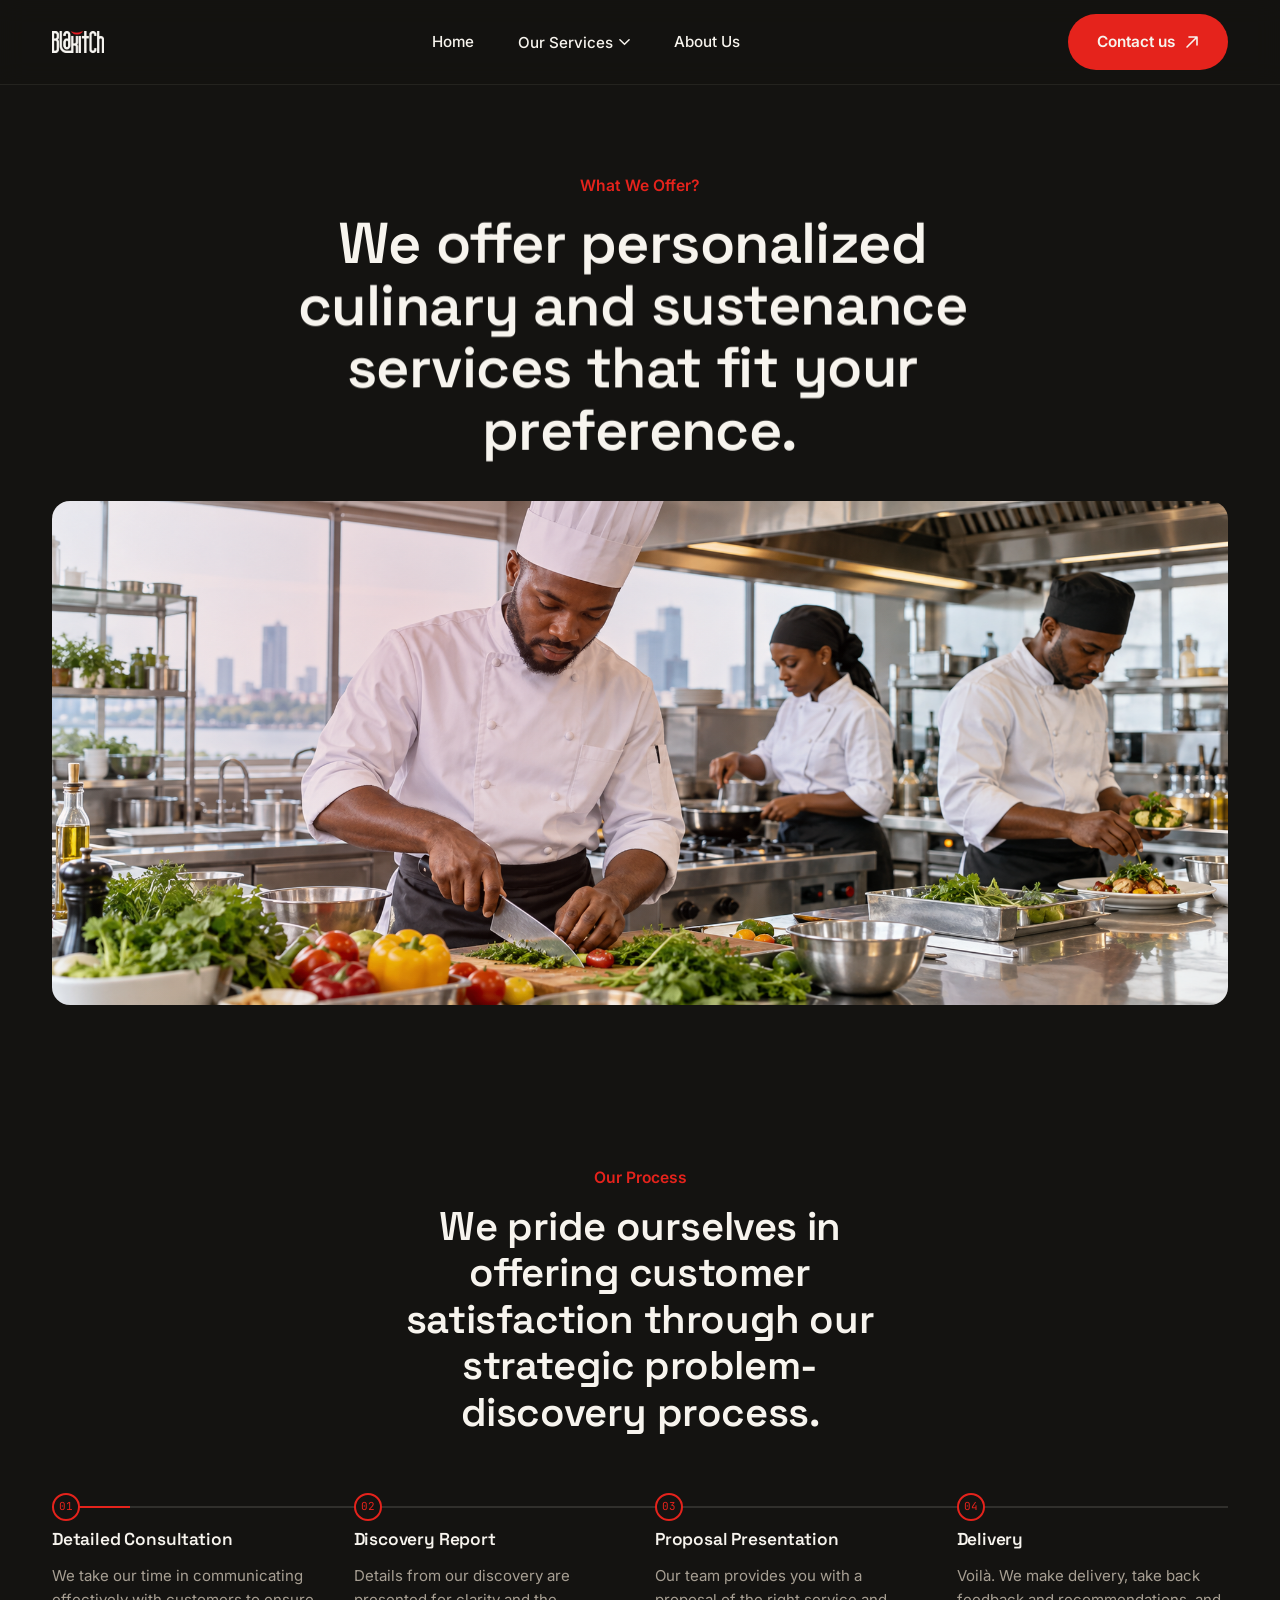
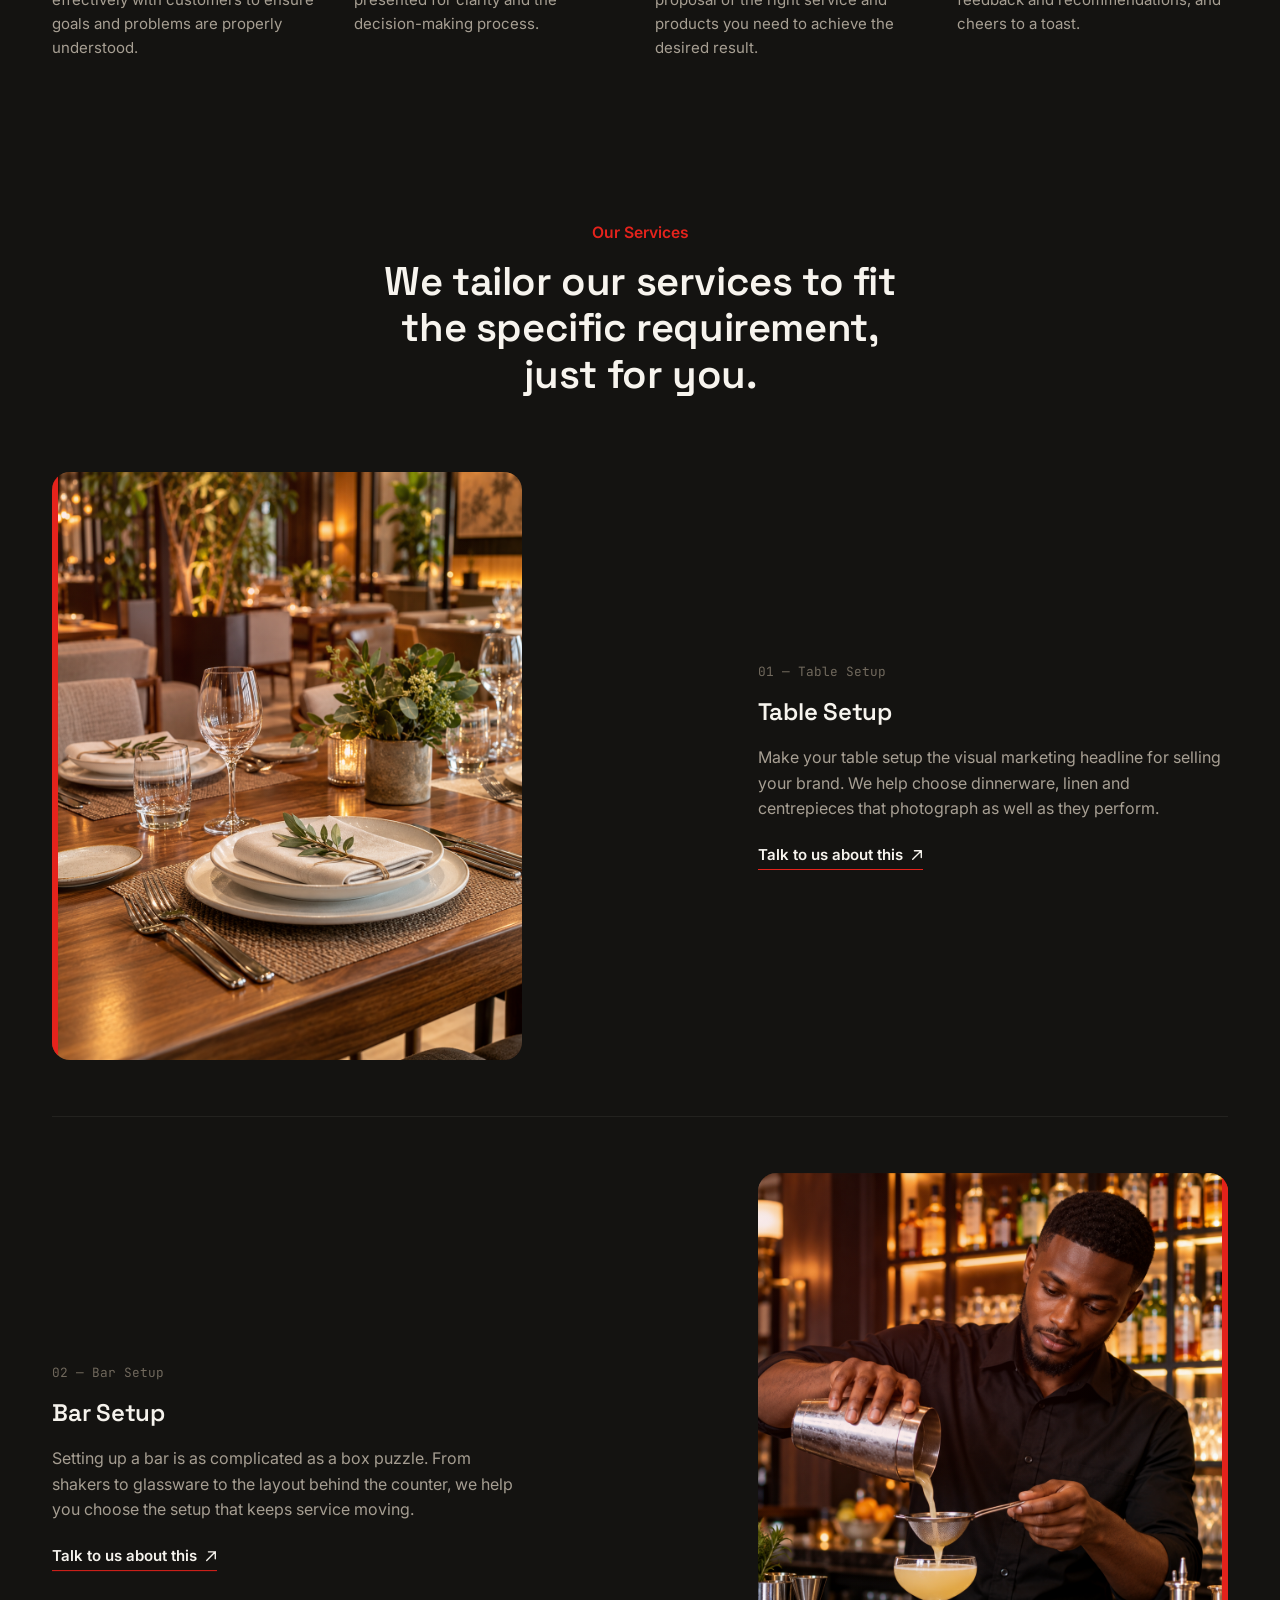
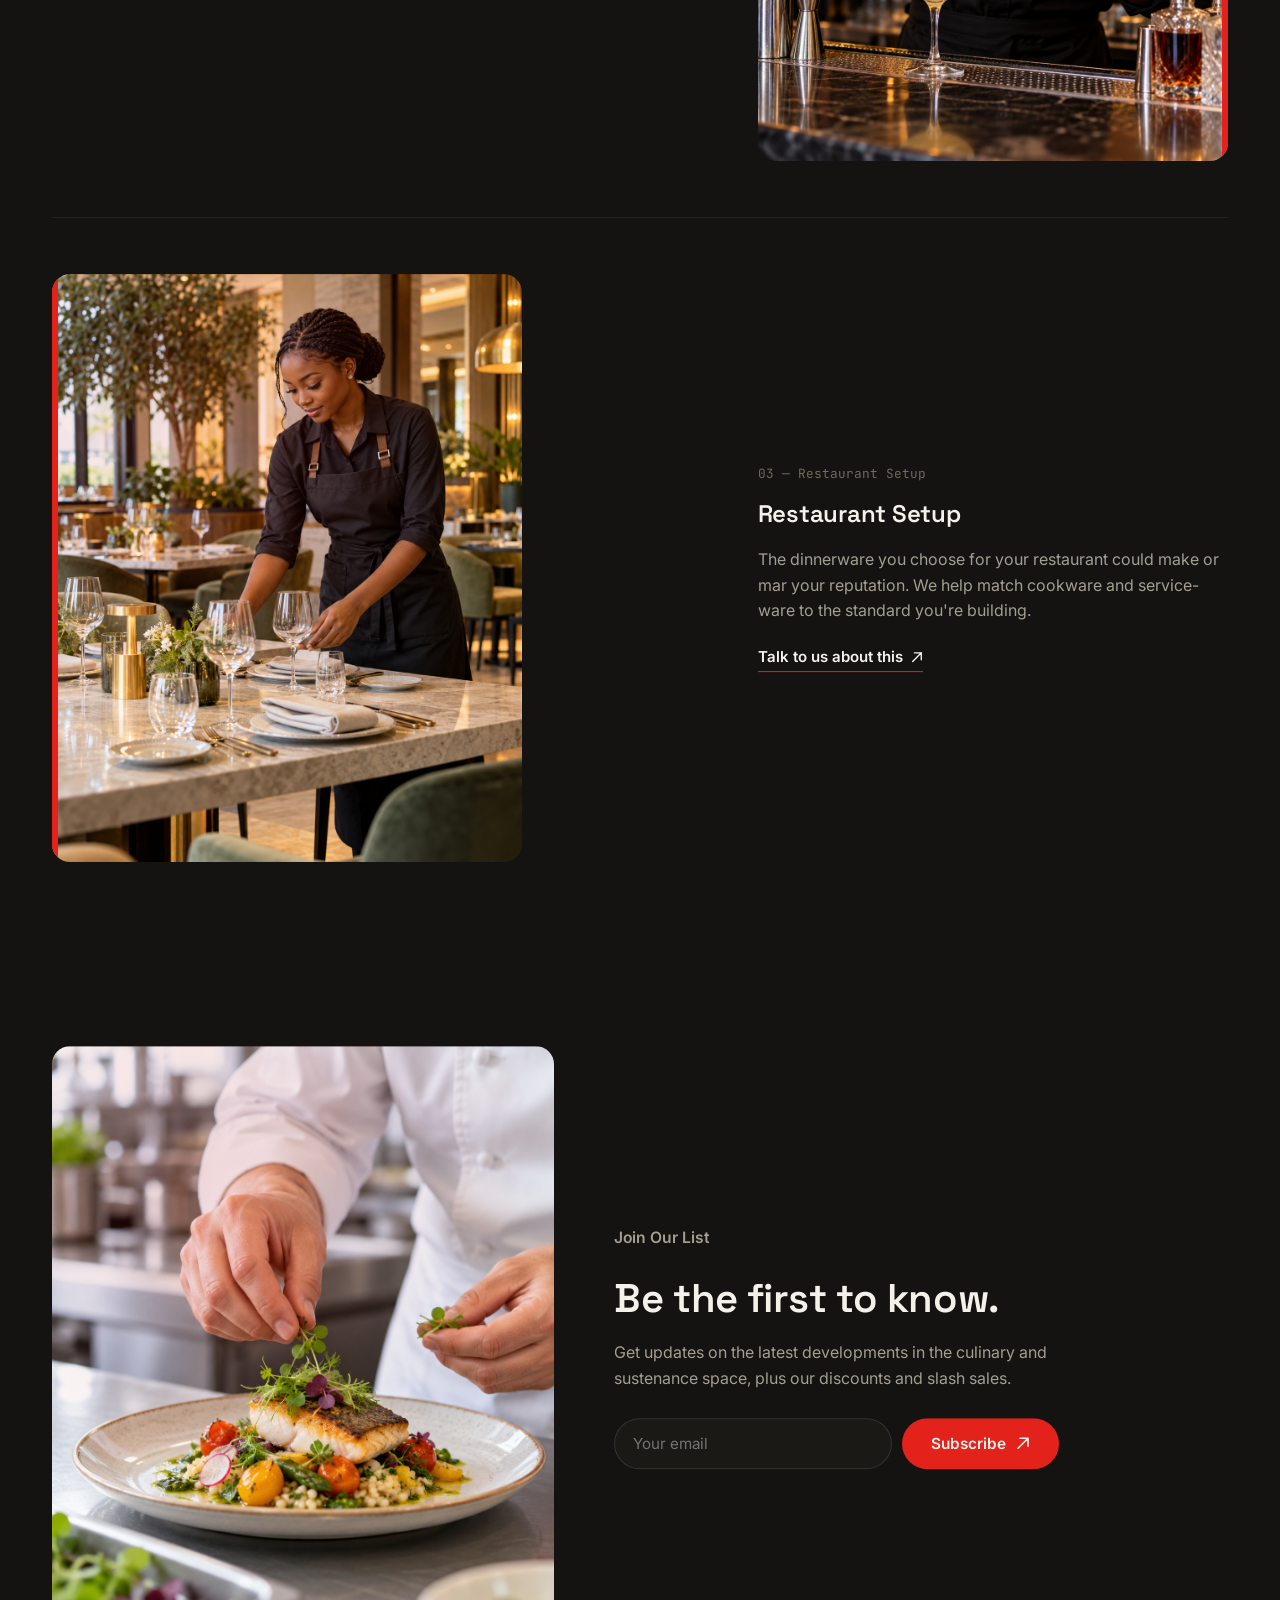
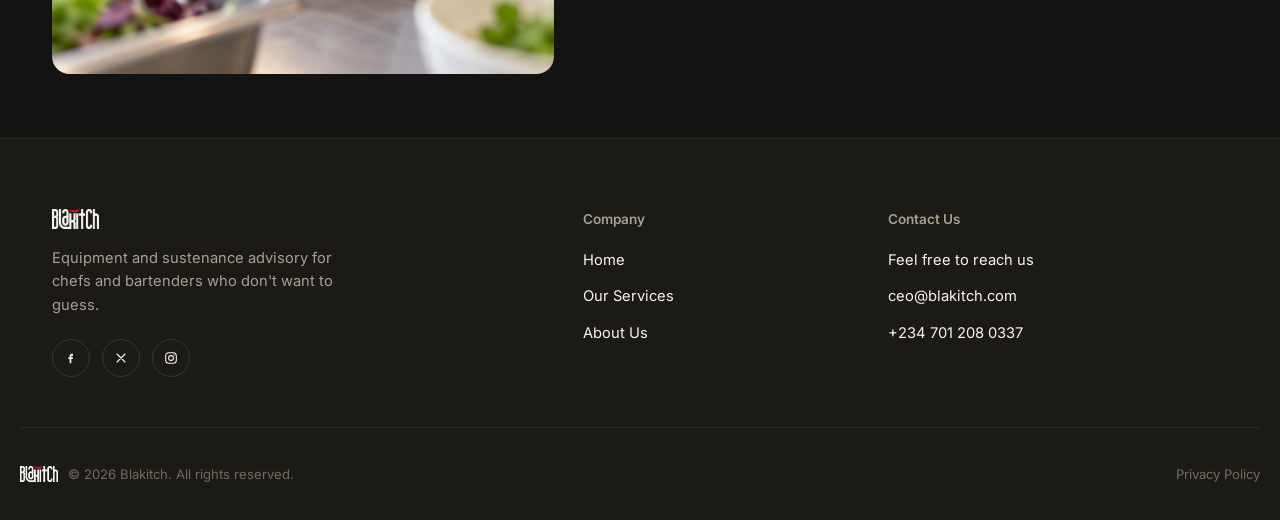
<file: services.html>
<!DOCTYPE html>
<html lang="en">
<head>
<meta charset="UTF-8">
<meta name="viewport" content="width=device-width, initial-scale=1.0">
<title>Our Services — Blakitch</title>
<meta name="description" content="Personalized culinary and sustenance services from Blakitch — table setup, bar setup and restaurant setup, tailored to your kitchen.">
<link rel="icon" type="image/png" href="assets/blakitch-logo-transparent.png">
<link rel="preconnect" href="https://fonts.googleapis.com">
<link rel="preconnect" href="https://fonts.gstatic.com" crossorigin>
<link href="https://fonts.googleapis.com/css2?family=Space+Grotesk:wght@500;600;700&family=Inter:wght@400;500;600;700&family=JetBrains+Mono:wght@500&display=swap" rel="stylesheet">
<link rel="stylesheet" href="css/styles.css">
</head>
<body>

<!-- ============ HEADER ============ -->
<header class="site-header">
  <div class="wrap header-inner">
    <a href="index.html" class="brand">
      <img src="assets/blakitch-logo-white.png" alt="Blakitch" class="brand-mark">
    </a>

    <nav class="main-nav" aria-label="Primary">
      <a href="index.html">Home</a>
      <div class="nav-item">
        <button class="dropdown-trigger" aria-expanded="false">
          Our Services
          <svg viewBox="0 0 12 8" fill="none"><path d="M1 1L6 6L11 1" stroke="currentColor" stroke-width="1.6" stroke-linecap="round"/></svg>
        </button>
        <div class="dropdown-panel">
          <a class="dropdown-link" href="services.html#table-setup">
            <span class="dd-icon"><svg viewBox="0 0 80 80"><path d="M24 12 C24 24 34 24 34 34 L34 60" fill="none" stroke="currentColor" stroke-width="5" stroke-linecap="round"/><path d="M46 12 C46 24 56 24 56 34 L56 60" fill="none" stroke="currentColor" stroke-width="5" stroke-linecap="round"/><rect x="24" y="60" width="32" height="10" rx="5" fill="currentColor"/></svg></span>
            <strong>Table Setup</strong>
            <span>The visual headline for your brand</span>
          </a>
          <a class="dropdown-link" href="services.html#bar-setup">
            <span class="dd-icon"><svg viewBox="0 0 80 80"><rect x="34" y="10" width="10" height="34" rx="5" fill="currentColor"/><path d="M39 40 C15 46 15 66 39 72" fill="none" stroke="currentColor" stroke-width="5" stroke-linecap="round"/><path d="M39 40 C63 46 63 66 39 72" fill="none" stroke="currentColor" stroke-width="5" stroke-linecap="round"/></svg></span>
            <strong>Bar Setup</strong>
            <span>Built for a bar that never stops</span>
          </a>
          <a class="dropdown-link" href="services.html#restaurant-setup">
            <span class="dd-icon"><svg viewBox="0 0 80 80"><circle cx="40" cy="46" r="26" fill="none" stroke="currentColor" stroke-width="5"/><rect x="62" y="38" width="16" height="10" rx="5" fill="currentColor"/></svg></span>
            <strong>Restaurant Setup</strong>
            <span>Dinnerware that matches your reputation</span>
          </a>
        </div>
      </div>
      <a href="about.html">About Us</a>
    </nav>

    <div class="header-actions">
      <a href="contact.html" class="btn btn-primary">
        Contact us
        <svg viewBox="0 0 14 14" fill="none"><path d="M2 12L12 2M12 2H4M12 2V10" stroke="currentColor" stroke-width="1.6" stroke-linecap="round" stroke-linejoin="round"/></svg>
      </a>
      <button class="nav-toggle" id="navToggle" aria-label="Open menu" aria-expanded="false">
        <span class="bar"></span><span class="bar"></span><span class="bar"></span>
      </button>
    </div>
  </div>
</header>

  <div class="mobile-menu" id="mobileMenu">
    <ul class="mobile-menu-links">
      <li><a href="index.html">Home</a></li>
      <li class="mobile-accordion open">
        <button class="mobile-accordion-trigger">
          Our Services
          <svg viewBox="0 0 12 8" fill="none"><path d="M1 1L6 6L11 1" stroke="currentColor" stroke-width="1.6" stroke-linecap="round"/></svg>
        </button>
        <div class="mobile-accordion-panel">
          <a href="services.html#table-setup">Table Setup</a>
          <a href="services.html#bar-setup">Bar Setup</a>
          <a href="services.html#restaurant-setup">Restaurant Setup</a>
        </div>
      </li>
      <li><a href="about.html">About Us</a></li>
      <li><a href="contact.html">Contact Us</a></li>
    </ul>
    <div class="mobile-menu-foot">
      <a href="contact.html" class="btn btn-primary btn-block">
        Contact us
        <svg viewBox="0 0 14 14" fill="none"><path d="M2 12L12 2M12 2H4M12 2V10" stroke="currentColor" stroke-width="1.6" stroke-linecap="round" stroke-linejoin="round"/></svg>
      </a>
      <div class="mobile-socials">
        <a href="#" aria-label="Facebook"><svg viewBox="0 0 24 24" fill="none"><path d="M15 8.5H13.5C12.9 8.5 12.5 8.9 12.5 9.5V11H15L14.6 13.5H12.5V20H10V13.5H8V11H10V9.2C10 7.1 11.4 5.5 13.5 5.5H15V8.5Z" fill="currentColor"/></svg></a>
        <a href="#" aria-label="Twitter"><svg viewBox="0 0 24 24" fill="none"><path d="M18 6L6 18M6 6L18 18" stroke="currentColor" stroke-width="1.7" stroke-linecap="round"/></svg></a>
        <a href="#" aria-label="Instagram"><svg viewBox="0 0 24 24" fill="none"><rect x="4" y="4" width="16" height="16" rx="5" stroke="currentColor" stroke-width="1.6"/><circle cx="12" cy="12" r="3.6" stroke="currentColor" stroke-width="1.6"/><circle cx="16.6" cy="7.4" r="1" fill="currentColor"/></svg></a>
      </div>
    </div>
  </div>

<main>

  <!-- ============ HERO ============ -->
  <section class="hero">
    <div class="wrap">
      <div class="hero-inner center">
        <p class="eyebrow center">What We Offer?</p>
        <h1 class="hero-title center" data-split>We offer personalized culinary and sustenance services that fit your preference.</h1>
      </div>
    </div>

    <div class="wrap" style="margin-top:40px;">
      <div class="photo reveal" style="aspect-ratio:21/9;">
        <img class="photo-image" src="assets/kitchen-showreel.png" alt="Chefs preparing dishes together in a bright commercial kitchen">
        <div class="photo-play" aria-hidden="true"><svg viewBox="0 0 24 24" fill="currentColor"><path d="M6 4L20 12L6 20V4Z"/></svg></div>
      </div>
    </div>
  </section>

  <!-- ============ OUR PROCESS ============ -->
  <section class="section">
    <div class="wrap">
      <p class="eyebrow center">Our Process</p>
      <h2 class="section-title center">We pride ourselves in offering customer satisfaction through our strategic problem-discovery process.</h2>

      <div class="process" style="margin-top:56px;">
        <div class="process-progress"></div>
        <div class="process-step reveal">
          <span class="process-num">01</span>
          <h3>Detailed Consultation</h3>
          <p>We take our time in communicating effectively with customers to ensure goals and problems are properly understood.</p>
        </div>
        <div class="process-step reveal">
          <span class="process-num">02</span>
          <h3>Discovery Report</h3>
          <p>Details from our discovery are presented for clarity and the decision-making process.</p>
        </div>
        <div class="process-step reveal">
          <span class="process-num">03</span>
          <h3>Proposal Presentation</h3>
          <p>Our team provides you with a proposal of the right service and products you need to achieve the desired result.</p>
        </div>
        <div class="process-step reveal">
          <span class="process-num">04</span>
          <h3>Delivery</h3>
          <p>Voilà. We make delivery, take back feedback and recommendations, and cheers to a toast.</p>
        </div>
      </div>
    </div>
  </section>

  <!-- ============ OUR SERVICES (with anchors) ============ -->
  <section class="section section-tight">
    <div class="wrap">
      <p class="eyebrow center">Our Services</p>
      <h2 class="section-title center">We tailor our services to fit the specific requirement, just for you.</h2>

      <div class="service-block reveal" id="table-setup">
        <div class="photo photo--bar-left">
          <img class="photo-image" src="assets/portfolio-table-setup.png" alt="Restaurant table set with dinnerware, linen, glassware and greenery">
          <div class="photo-bar"></div>
        </div>
        <div class="service-copy">
          <p class="eyebrow-num">01 — Table Setup</p>
          <h3>Table Setup</h3>
          <p>Make your table setup the visual marketing headline for selling your brand. We help choose dinnerware, linen and centrepieces that photograph as well as they perform.</p>
          <a href="contact.html" class="service-link">Talk to us about this <svg viewBox="0 0 14 14" fill="none"><path d="M2 12L12 2M12 2H4M12 2V10" stroke="currentColor" stroke-width="1.6" stroke-linecap="round" stroke-linejoin="round"/></svg></a>
        </div>
      </div>

      <div class="service-block reveal" id="bar-setup">
        <div class="photo photo--bar-right">
          <img class="photo-image" src="assets/portfolio-bar-setup.png" alt="Bartender pouring a cocktail at a backlit bar">
          <div class="photo-bar"></div>
        </div>
        <div class="service-copy">
          <p class="eyebrow-num">02 — Bar Setup</p>
          <h3>Bar Setup</h3>
          <p>Setting up a bar is as complicated as a box puzzle. From shakers to glassware to the layout behind the counter, we help you choose the setup that keeps service moving.</p>
          <a href="contact.html" class="service-link">Talk to us about this <svg viewBox="0 0 14 14" fill="none"><path d="M2 12L12 2M12 2H4M12 2V10" stroke="currentColor" stroke-width="1.6" stroke-linecap="round" stroke-linejoin="round"/></svg></a>
        </div>
      </div>

      <div class="service-block reveal" id="restaurant-setup">
        <div class="photo photo--bar-left">
          <img class="photo-image" src="assets/portfolio-restaurant-setup.png" alt="Restaurant professional arranging a finished dining table">
          <div class="photo-bar"></div>
        </div>
        <div class="service-copy">
          <p class="eyebrow-num">03 — Restaurant Setup</p>
          <h3>Restaurant Setup</h3>
          <p>The dinnerware you choose for your restaurant could make or mar your reputation. We help match cookware and service-ware to the standard you're building.</p>
          <a href="contact.html" class="service-link">Talk to us about this <svg viewBox="0 0 14 14" fill="none"><path d="M2 12L12 2M12 2H4M12 2V10" stroke="currentColor" stroke-width="1.6" stroke-linecap="round" stroke-linejoin="round"/></svg></a>
        </div>
      </div>
    </div>
  </section>

  <!-- ============ JOIN OUR LIST ============ -->
  <section class="section section-tight">
    <div class="wrap">
      <div class="joinlist reveal">
        <div class="photo">
          <img class="photo-image" src="assets/newsletter-chef-plating.png" alt="Chef finishing a plated dish with fresh herbs">
        </div>
        <div class="joinlist-copy">
          <p class="eyebrow">Join Our List</p>
          <h2 class="section-title">Be the first to know.</h2>
          <p>Get updates on the latest developments in the culinary and sustenance space, plus our discounts and slash sales.</p>
          <form class="joinlist-form">
            <input type="email" required placeholder="Your email">
            <button type="submit" class="btn btn-primary">
              Subscribe
              <svg viewBox="0 0 14 14" fill="none"><path d="M2 12L12 2M12 2H4M12 2V10" stroke="currentColor" stroke-width="1.6" stroke-linecap="round" stroke-linejoin="round"/></svg>
            </button>
          </form>
          <p class="form-note"></p>
        </div>
      </div>
    </div>
  </section>

</main>

<!-- ============ FOOTER ============ -->
<footer class="site-footer">
  <div class="wrap footer-grid">
    <div>
      <img src="assets/blakitch-logo-white.png" alt="Blakitch" class="footer-brand-mark">
      <p class="footer-tagline">Equipment and sustenance advisory for chefs and bartenders who don't want to guess.</p>
      <div class="footer-socials">
        <a href="https://web.facebook.com/profile.php?id=100051636503921" aria-label="Facebook"><svg viewBox="0 0 24 24" fill="none"><path d="M15 8.5H13.5C12.9 8.5 12.5 8.9 12.5 9.5V11H15L14.6 13.5H12.5V20H10V13.5H8V11H10V9.2C10 7.1 11.4 5.5 13.5 5.5H15V8.5Z" fill="currentColor"/></svg></a>
        <a href="#" aria-label="Twitter"><svg viewBox="0 0 24 24" fill="none"><path d="M18 6L6 18M6 6L18 18" stroke="currentColor" stroke-width="1.7" stroke-linecap="round"/></svg></a>
        <a href="https://www.instagram.com/blakitch/" aria-label="Instagram"><svg viewBox="0 0 24 24" fill="none"><rect x="4" y="4" width="16" height="16" rx="5" stroke="currentColor" stroke-width="1.6"/><circle cx="12" cy="12" r="3.6" stroke="currentColor" stroke-width="1.6"/><circle cx="16.6" cy="7.4" r="1" fill="currentColor"/></svg></a>
      </div>
    </div>
    <div class="footer-col">
      <h4>Company</h4>
      <ul>
        <li><a href="index.html">Home</a></li>
        <li><a href="services.html" aria-current="page">Our Services</a></li>
        <li><a href="about.html">About Us</a></li>
      </ul>
    </div>
    <div class="footer-col">
      <h4>Contact Us</h4>
      <ul>
        <li><a href="contact.html">Feel free to reach us</a></li>
        <li><a href="mailto:ceo@blakitch.com">ceo@blakitch.com</a></li>
        <li><a href="tel:+2347012080337">+234 701 208 0337</a></li>
      </ul>
    </div>
  </div>
  <div class="wrap footer-bottom">
    <div class="footer-bottom-mark">
      <img src="assets/blakitch-logo-white.png" alt="">
      <p class="footer-copy">&copy; <span data-year></span> Blakitch. All rights reserved.</p>
    </div>
    <div class="footer-legal">
      <a href="#">Privacy Policy</a>
    </div>
  </div>
</footer>

<script src="assets/vendor/gsap/gsap.min.js"></script>
<script src="assets/vendor/gsap/ScrollTrigger.min.js"></script>
<script src="js/main.js"></script>
<script src="js/animations.js"></script>
</body>
</html>
</file>
<file: css/styles.css>
/* ==========================================================================
   Blakitch — multi-page site (Home / Services / About / Contact)
   Tokens
   ========================================================================== */
:root{
  --bg:        #141311;
  --bg-alt:    #1C1A17;
  --bg-alt-2:  #221F1B;
  --white:     #F7F4EE;
  --muted:     #A79F93;
  --muted-dim: #726A5E;
  --red:       #E5231C;
  --red-dim:   #8f1611;
  --line:      rgba(247,244,238,0.12);
  --line-soft: rgba(247,244,238,0.07);

  --display: "Space Grotesk", "Segoe UI", sans-serif;
  --body:    "Inter", "Segoe UI", sans-serif;
  --mono:    "JetBrains Mono", monospace;

  --wrap: 1240px;
  --radius: 18px;
  --radius-sm: 10px;
}

*, *::before, *::after{ box-sizing: border-box; }
html{ scroll-behavior: smooth; }
html, body{ background: var(--bg); }

body{
  margin:0;
  color: var(--white);
  font-family: var(--body);
  font-size: 16px;
  line-height: 1.6;
  -webkit-font-smoothing: antialiased;
}

img{ max-width:100%; display:block; }
a{ color: inherit; text-decoration: none; }
button{ font-family: inherit; }
ul{ margin:0; padding:0; list-style:none; }

.wrap{
  max-width: var(--wrap);
  margin: 0 auto;
  padding: 0 32px;
}

@media (prefers-reduced-motion: reduce){
  *{ animation-duration: 0.01ms !important; animation-iteration-count: 1 !important; transition-duration: 0.01ms !important; scroll-behavior: auto !important; }
}

a:focus-visible, button:focus-visible, input:focus-visible, textarea:focus-visible{
  outline: 2.5px solid var(--red);
  outline-offset: 3px;
}

/* ==========================================================================
   Type
   ========================================================================== */
.eyebrow{
  font-size: 0.98rem;
  font-weight: 600;
  color: var(--red);
  margin: 0 0 14px;
}

h1, h2, h3{
  font-family: var(--display);
  font-weight: 600;
  letter-spacing: -0.01em;
  margin: 0;
}

.section-title{
  font-size: clamp(1.7rem, 3.2vw, 2.5rem);
  line-height: 1.16;
  max-width: 20ch;
  margin-bottom: 18px;
}

.section-lede{
  font-size: 1.05rem;
  color: var(--muted);
  max-width: 58ch;
  margin: 0 0 44px;
}

.center{ text-align: center; margin-left:auto; margin-right:auto; }

/* word-by-word hero typography (spans injected by JS) */
.split-word{ display:inline-block; will-change: transform, opacity; }
.split-line{ display:block; overflow:hidden; }

/* ==========================================================================
   Buttons
   ========================================================================== */
.btn{
  display:inline-flex; align-items:center; gap:10px;
  padding: 15px 28px;
  border-radius: 999px;
  font-weight: 600; font-size: 0.96rem;
  border: 1.5px solid transparent;
  cursor:pointer;
  transition: transform 0.2s ease, background 0.2s ease, color 0.2s ease, border-color .2s ease;
  white-space: nowrap;
}
.btn svg{ width:14px; height:14px; flex-shrink:0; transition: transform .2s ease; }
.btn-primary{ background: var(--red); color: var(--white); }
.btn-primary:hover{ background:#ff2c22; transform: translateY(-2px); }
.btn-primary:hover svg{ transform: translate(2px,-2px); }

.btn-outline{ border-color: var(--line); color: var(--white); background:transparent; }
.btn-outline:hover{ border-color: var(--white); transform: translateY(-2px); }

.btn-block{ width:100%; justify-content:center; }

/* ==========================================================================
   Header / Nav
   ========================================================================== */
.site-header{
  position: sticky; top:0; z-index: 100;
  background: rgba(20,19,17,0.82);
  backdrop-filter: blur(12px);
  border-bottom: 1px solid var(--line-soft);
}
.header-inner{
  display:flex; align-items:center; justify-content:space-between;
  height: 84px; gap: 20px;
}
.brand-mark{ height: 22px; width:auto; }

.main-nav{ display:flex; align-items:center; gap: 8px; }
.main-nav > a{
  font-size: 0.95rem; font-weight: 500; padding: 10px 18px; border-radius: 999px;
  transition: background .2s ease;
}
.main-nav > a:hover, .main-nav > a[aria-current="page"]{ background: var(--bg-alt); }

.nav-item{ position: relative; }
.dropdown-trigger{
  display:flex; align-items:center; gap:6px;
  background:none; border:0; color: var(--white);
  font-size: 0.95rem; font-weight: 500; padding: 10px 18px; border-radius: 999px;
  cursor:pointer; transition: background .2s ease;
}
.dropdown-trigger:hover, .nav-item.open .dropdown-trigger{ background: var(--bg-alt); }
.dropdown-trigger svg{ width:11px; height:11px; transition: transform .25s ease; }
.nav-item.open .dropdown-trigger svg{ transform: rotate(180deg); }

.dropdown-panel{
  position: absolute; top: calc(100% + 10px); left: 50%;
  transform: translate(-50%, 8px);
  width: 560px;
  background: var(--bg-alt);
  border: 1px solid var(--line);
  border-radius: var(--radius);
  padding: 10px;
  display: grid; grid-template-columns: repeat(3,1fr); gap: 6px;
  opacity: 0; visibility: hidden; pointer-events:none;
  transition: opacity .22s ease, transform .22s ease, visibility .22s;
  box-shadow: 0 24px 48px rgba(0,0,0,0.35);
}
.nav-item.open .dropdown-panel{
  opacity: 1; visibility: visible; pointer-events:auto; transform: translate(-50%, 0);
}
.dropdown-link{
  display:flex; flex-direction:column; gap:10px;
  padding: 16px 14px; border-radius: var(--radius-sm);
  transition: background .2s ease;
}
.dropdown-link:hover{ background: var(--bg-alt-2); }
.dropdown-link .dd-icon{ width:26px; height:26px; color: var(--red); }
.dropdown-link .dd-icon svg{ width:100%; height:100%; }
.dropdown-link strong{ font-size: 0.92rem; font-weight:600; }
.dropdown-link span{ font-size: 0.8rem; color: var(--muted); line-height:1.4; }

.header-actions{ display:flex; align-items:center; gap: 14px; }

.nav-toggle{
  display:none; position: relative; width: 44px; height: 44px;
  background:none; border:1px solid var(--line); border-radius: 999px; cursor:pointer;
  align-items:center; justify-content:center;
}
.nav-toggle .bar{
  position:absolute; left:13px; width:18px; height:2px; background:var(--white); border-radius:2px;
  transition: transform .3s ease, opacity .2s ease, top .3s ease;
}
.nav-toggle .bar:nth-child(1){ top: 16px; }
.nav-toggle .bar:nth-child(2){ top: 22px; }
.nav-toggle .bar:nth-child(3){ top: 28px; }
.nav-toggle[aria-expanded="true"] .bar:nth-child(1){ top:22px; transform: rotate(45deg); }
.nav-toggle[aria-expanded="true"] .bar:nth-child(2){ opacity:0; }
.nav-toggle[aria-expanded="true"] .bar:nth-child(3){ top:22px; transform: rotate(-45deg); }

/* ---- mobile full-page dropdown ---- */
.mobile-menu{
  position: fixed; inset:0; z-index: 90;
  background: var(--bg);
  display:flex; flex-direction:column;
  padding: 104px 32px 40px;
  visibility: hidden;
  clip-path: circle(2% at 92% 4%);
  transition: clip-path .45s ease;
}
/* Fallback for when GSAP hasn't loaded — animations.js overrides this
   with a finer clip-path + staggered link tween via inline styles. */
.mobile-menu.open{ visibility: visible; clip-path: circle(160vmax at 92% 4%); }
.mobile-menu-links{ display:flex; flex-direction:column; gap: 4px; margin-bottom: 30px; }
.mobile-menu-links > li > a, .mobile-accordion-trigger{
  font-family: var(--display); font-weight:600;
  font-size: clamp(2rem, 9vw, 2.6rem);
  padding: 14px 0; border-bottom: 1px solid var(--line-soft);
  display:flex; align-items:center; justify-content:space-between;
  background:none; border-left:0; border-right:0; border-top:0; color:var(--white); width:100%;
  text-align:left; cursor:pointer;
}
.mobile-accordion-trigger svg{ width:20px; height:20px; transition: transform .3s ease; flex-shrink:0; }
.mobile-accordion.open .mobile-accordion-trigger svg{ transform: rotate(180deg); }
.mobile-accordion-panel{
  max-height:0; overflow:hidden; transition: max-height .35s ease;
}
.mobile-accordion.open .mobile-accordion-panel{ max-height: 260px; }
.mobile-accordion-panel a{
  display:block; padding: 12px 0 12px 4px; color: var(--muted); font-size: 1.1rem;
}
.mobile-accordion-panel a:hover{ color: var(--white); }

.mobile-menu-foot{ margin-top:auto; display:flex; flex-direction:column; gap: 22px; }
.mobile-socials{ display:flex; gap: 16px; }
.mobile-socials a{
  width:44px; height:44px; border:1px solid var(--line); border-radius:999px;
  display:flex; align-items:center; justify-content:center;
}
.mobile-socials svg{ width:18px; height:18px; }

@media (max-width: 900px){
  .main-nav{ display:none; }
  .header-actions .btn-primary{ display:none; }
  .nav-toggle{ display:flex; }
}

/* ==========================================================================
   Marquee (about strip under header, and trusted-brands strip)
   ========================================================================== */
.topbar{
  background: var(--red); color: var(--white);
  font-size: 0.82rem; font-weight:600; letter-spacing:.02em;
  overflow:hidden; padding: 9px 0;
}
.topbar-track{ display:flex; gap: 40px; white-space:nowrap; width:max-content; }
.topbar-track span{ opacity:.95; }

.marquee-section{ padding: 46px 0; border-top:1px solid var(--line-soft); border-bottom:1px solid var(--line-soft); }
.marquee-label{ text-align:center; font-size:0.85rem; color: var(--muted); margin-bottom: 26px; letter-spacing:.03em; }
.marquee-wrap{ overflow:hidden; }
.marquee-track{ display:flex; align-items:center; gap: 64px; width: max-content; }
.marquee-track .brand-chip{
  font-family: var(--display); font-weight:600; font-size:1.3rem; color: var(--muted);
  letter-spacing: .02em; opacity: .8;
}

/* ==========================================================================
   Hero
   ========================================================================== */
.hero{ padding: 88px 0 64px; position:relative; }
.hero-inner{ max-width: 780px; }
.hero-inner.center{ max-width: 760px; }
.hero-title{
  font-size: clamp(2.3rem, 5.6vw, 3.6rem);
  line-height: 1.08;
  margin-bottom: 24px;
}
.hero-sub{ font-size: 1.12rem; color: var(--muted); max-width: 56ch; margin: 0 0 34px; }
.hero-actions{ display:flex; gap:14px; flex-wrap:wrap; }
.hero-actions.center{ justify-content:center; }

/* ==========================================================================
   Photography component
   ========================================================================== */
.photo{
  position: relative;
  background: linear-gradient(150deg, #241f1b 0%, #17130f 60%, #1c1512 100%);
  border-radius: var(--radius);
  overflow: hidden;
  isolation: isolate;
}
.photo > img{
  position:absolute;
  inset:0;
  width:100%;
  height:100%;
  object-fit:cover;
  z-index:0;
}

.photo::before{
  content:""; position:absolute; inset:0;
  background-image: radial-gradient(circle at 30% 20%, rgba(229,35,28,0.14), transparent 55%);
  z-index:1;
}
.photo-bar{ position:absolute; background: var(--red); z-index:3; }
.photo--bar-left .photo-bar{ left:0; top:0; bottom:0; width:6px; }
.photo--bar-right .photo-bar{ right:0; top:0; bottom:0; width:6px; }
.photo--bar-bottom .photo-bar{ left:0px; right:0; bottom:0; height:6px; }

/* .photo-play{
  position:absolute; left:50%; top:50%; transform: translate(-50%,-50%);
  width: 78px; height:78px; border-radius:999px;
  background: rgba(247,244,238,0.92);
  display:flex; align-items:center; justify-content:center;
  z-index:4;
}
.photo-play svg{ width:22px; height:22px; color: var(--bg); margin-left:3px; } */

/* hero morphing blob decoration behind the hero photo */
.hero-blob-wrap{ position:absolute; z-index:2; opacity:.5; pointer-events:none; }
.hero-blob-wrap svg{ width:100%; height:100%; }

/* ==========================================================================
   Sections generic
   ========================================================================== */
.section{ padding: 96px 0; position:relative; }
.section-tight{ padding: 64px 0; }

.reveal{ opacity:0; transform: translateY(28px); }
.reveal.is-visible{ opacity:1; transform:none; }

/* ==========================================================================
   Process
   ========================================================================== */
.process{ display:grid; grid-template-columns: repeat(4,1fr); gap: 30px; margin-top: 16px; position:relative; }
.process::before{
  content:""; position:absolute; left:0; right:0; top:14px; height:2px; background: var(--line);
}
.process-progress{
  position:absolute; left:0; top:14px; height:2px; background: var(--red); width:0%;
}
.process-step{ position:relative; padding-top: 34px; }
.process-num{
  position:absolute; top:0; left:0; width:28px; height:28px; border-radius:50%;
  background: var(--bg); border:2px solid var(--red);
  display:flex; align-items:center; justify-content:center;
  font-family: var(--mono); font-size:11px; color: var(--red);
  transform: translateY(1px);
}
.process-step h3{ font-size:1.08rem; margin: 0 0 10px; }
.process-step p{ color: var(--muted); font-size:0.94rem; margin:0; }

@media (max-width: 900px){
  .process{ grid-template-columns: repeat(2,1fr); row-gap: 46px; }
  .process::before, .process-progress{ display:none; }
}
@media (max-width: 560px){ .process{ grid-template-columns: 1fr; } }

/* ==========================================================================
   Services blocks (alternating image/text)
   ========================================================================== */
.service-block{
   display: grid; 
    grid-template-columns: 1fr 1fr; 
    gap: 20%;
    justify-content: space-between; /* Pushes the two columns to the far left and right edges */
    align-items: center;
    padding: 56px 0px; 
    border-top: 1px solid var(--line-soft);
    width: 100%; /* Ensures the grid spans the entire nested container */
}

.service-block:first-of-type{ border-top:0; }
.service-block .photo{ display: flex; width: 100%; aspect-ratio: 4/5; }
.service-block:nth-of-type(even) .photo{ order:2; }
.service-copy .eyebrow-num{ font-family: var(--mono); color: var(--muted-dim); font-size:0.8rem; margin-bottom:10px; }
.service-copy h3{ font-size: 1.5rem; margin-bottom: 14px; }
.service-copy p{ color: var(--muted); margin: 0px 0px 20px; max-width: 50ch; }
.service-link{ font-weight:600; font-size:0.94rem; display:inline-flex; align-items:center; gap:8px; border-bottom:1.5px solid var(--red); padding-bottom:2px; }
.service-link svg{ width:12px; height:12px; }

@media (max-width: 780px){
  .service-block{ grid-template-columns: 1fr; gap: 26px; }
  .service-block:nth-of-type(even) .photo{ order:0; }
}

/* ==========================================================================
   About teaser / split content blocks
   ========================================================================== */
.split-block{ display:grid; grid-template-columns: 1.05fr 0.95fr; gap: 60px; align-items:center; }
.split-block.reverse{ grid-template-columns: 0.95fr 1.05fr; }
.split-block.reverse .photo{ order:2; }
.split-block .photo{ aspect-ratio: 3/4; max-width: 380px; }
@media (max-width: 860px){
  .split-block, .split-block.reverse{ grid-template-columns: 1fr; }
  .split-block.reverse .photo{ order:0; }
  .split-block .photo{ max-width: 100%; }
}

/* ==========================================================================
   Wide banner photo
   ========================================================================== */
.banner-photo{ aspect-ratio: 21/8; }
@media (max-width: 700px){ .banner-photo{ aspect-ratio: 4/5; } }

/* ==========================================================================
   Why choose us (red band)
   ========================================================================== */
.band-red{
  background: var(--red); color: var(--white); text-align:center; padding: 84px 0;
}
.band-red .eyebrow{ color: rgba(247,244,238,0.8); }
.band-red .section-title{ margin-left:auto; margin-right:auto; color: var(--white); }
.band-red .section-lede{ color: rgba(247,244,238,0.85); margin-left:auto; margin-right:auto; }
.band-red .btn-outline{ border-color: rgba(247,244,238,0.5); }
.band-red .btn-outline:hover{ background: var(--white); color: var(--red); border-color: var(--white); }

/* ==========================================================================
   Reviews
   ========================================================================== */
.reviews-grid{ display:grid; grid-template-columns: repeat(3,1fr); gap: 22px; margin-top: 8px; }
.review-card{ background: var(--bg-alt); border:1px solid var(--line); border-radius: var(--radius); padding: 28px 26px; }
.review-quote{ color: var(--white); font-size: 0.98rem; margin: 0 0 22px; line-height:1.6; }
.review-person{ display:flex; align-items:center; gap:12px; }
.review-avatar{
  width:38px; height:38px; border-radius:50%; background: var(--bg-alt-2);
  display:flex; align-items:center; justify-content:center; color:var(--red); font-family:var(--display); font-weight:600; font-size:0.85rem;
}
.review-name{ font-size:0.92rem; font-weight:600; margin:0; }
.review-role{ font-size:0.8rem; color: var(--muted); margin:0; }

@media (max-width: 860px){ .reviews-grid{ grid-template-columns: 1fr; } }

/* ==========================================================================
   Portfolio
   ========================================================================== */
.portfolio-grid{ display:grid; grid-template-columns: repeat(3,1fr); gap: 22px; margin-top: 8px; }
.portfolio-item .photo{ aspect-ratio: 4/5; margin-bottom: 16px; }
.portfolio-item h4{ font-family: var(--display); font-size:1rem; margin:0 0 4px; }
.portfolio-item p{ color: var(--muted); font-size:0.86rem; margin:0; }

@media (max-width: 860px){ .portfolio-grid{ grid-template-columns: 1fr; } }

/* ==========================================================================
   Join list / newsletter
   ========================================================================== */
.joinlist{ display:grid; grid-template-columns: 0.9fr 1.1fr; gap: 60px; align-items:center; }
.joinlist .photo{ aspect-ratio: 4/5; }
.joinlist-copy p{ color: var(--muted); max-width: 46ch; margin: 0 0 26px; }
.joinlist-form{ display:flex; gap: 10px; max-width: 420px; }
.joinlist-form input{
  flex:1; padding: 14px 18px; border-radius:999px; border:1px solid var(--line);
  background: var(--bg-alt); color: var(--white); font-family: var(--body); font-size:0.95rem;
}
.joinlist-form input:focus{ outline:none; border-color: var(--red); }
.joinlist-copy .form-note{ font-size:0.86rem; color: var(--red); margin: 10px 0 0; min-height: 1.2em; }
@media (max-width: 860px){ .joinlist{ grid-template-columns:1fr; } .joinlist .photo{ max-width:280px; } .joinlist-form{ max-width:100%; } }
@media (max-width: 480px){ .joinlist-form{ flex-direction:column; } }

/* ==========================================================================
   Contact page specifics
   ========================================================================== */
.contact-grid{ display:grid; grid-template-columns: 1fr 0.85fr; gap: 60px; align-items:start; }
.contact-form{ display:flex; flex-direction:column; gap: 20px; }
.form-row-pair{ display:grid; grid-template-columns:1fr 1fr; gap:20px; }
.form-field{ display:flex; flex-direction:column; gap:8px; }
.form-field label{ font-size:0.82rem; color: var(--muted); }
.form-field input, .form-field textarea{
  background: transparent; border:0; border-bottom:1.5px solid var(--line);
  padding: 10px 2px; color: var(--white); font-family: var(--body); font-size:1rem; resize:vertical;
}
.form-field input:focus, .form-field textarea:focus{ outline:none; border-color: var(--red); }
.contact-form .form-note{ font-size:0.88rem; color: var(--red); min-height:1.2em; }
.contact-photo{ aspect-ratio: 3/4; }

@media (max-width: 900px){
  .contact-grid{ grid-template-columns:1fr; }
  .form-row-pair{ grid-template-columns:1fr; }
}

.info-cards{ display:grid; grid-template-columns: repeat(2,1fr); gap: 20px; margin-top: 60px; }
.info-card{ background: var(--bg-alt); border:1px solid var(--line); border-radius: var(--radius); padding: 30px 26px; }
.info-card-icon{ width:38px; height:38px; color:var(--white); margin-bottom: 22px; }
.info-card-icon svg{ width:100%; height:100%; }
.info-card h3{ font-size:1.15rem; margin: 0 0 12px; }
.info-card p{ color: var(--muted); font-size:0.92rem; margin: 0 0 16px; }
.info-card a{ color: var(--red); font-weight:600; font-size:0.92rem; }
.info-card .info-meta{ color: var(--white); font-size:0.92rem; font-weight:600; margin-top:4px; }

@media (max-width: 700px){ .info-cards{ grid-template-columns:1fr; } }

/* ==========================================================================
   Footer
   ========================================================================== */
.site-footer{ background: var(--bg-alt); border-top:1px solid var(--line-soft); padding: 70px 0 0; }
.footer-grid{
  display:grid; grid-template-columns: 1.3fr 0.7fr 0.9fr; gap: 40px; padding-bottom: 50px;
}
.footer-brand-mark{ height:20px; width:auto; margin-bottom: 18px; }
.footer-tagline{ color: var(--muted); font-size:0.92rem; max-width: 32ch; margin: 0 0 22px; }
.footer-socials{ display:flex; gap: 12px; }
.footer-socials a{
  width:38px; height:38px; border:1px solid var(--line); border-radius:999px;
  display:flex; align-items:center; justify-content:center; transition: background .2s ease;
}
.footer-socials a:hover{ background: var(--bg-alt-2); }
.footer-socials svg{ width:16px; height:16px; }

.footer-col h4{ font-size:0.85rem; color: var(--muted); font-weight:600; margin: 0 0 16px; }
.footer-col ul{ display:flex; flex-direction:column; gap: 11px; }
.footer-col a{ font-size:0.92rem; }
.footer-col a:hover{ color: var(--red); }

.footer-bottom{
  border-top:1px solid var(--line-soft);
  padding: 22px 0;
  display:flex; align-items:center; justify-content:space-between; flex-wrap:wrap; gap:12px;
}
.footer-bottom-mark{ display:flex; align-items:center; gap:10px; }
.footer-bottom-mark img{ height:16px; width:auto; }
.footer-copy{ font-size:0.82rem; color: var(--muted-dim); }
.footer-legal{ display:flex; gap:20px; }
.footer-legal a{ font-size:0.82rem; color: var(--muted-dim); }
.footer-legal a:hover{ color: var(--white); }

@media (max-width: 780px){
  .footer-grid{ grid-template-columns:1fr; gap: 34px; }
  .footer-bottom{ flex-direction:column; align-items:flex-start; }
}
</file>
